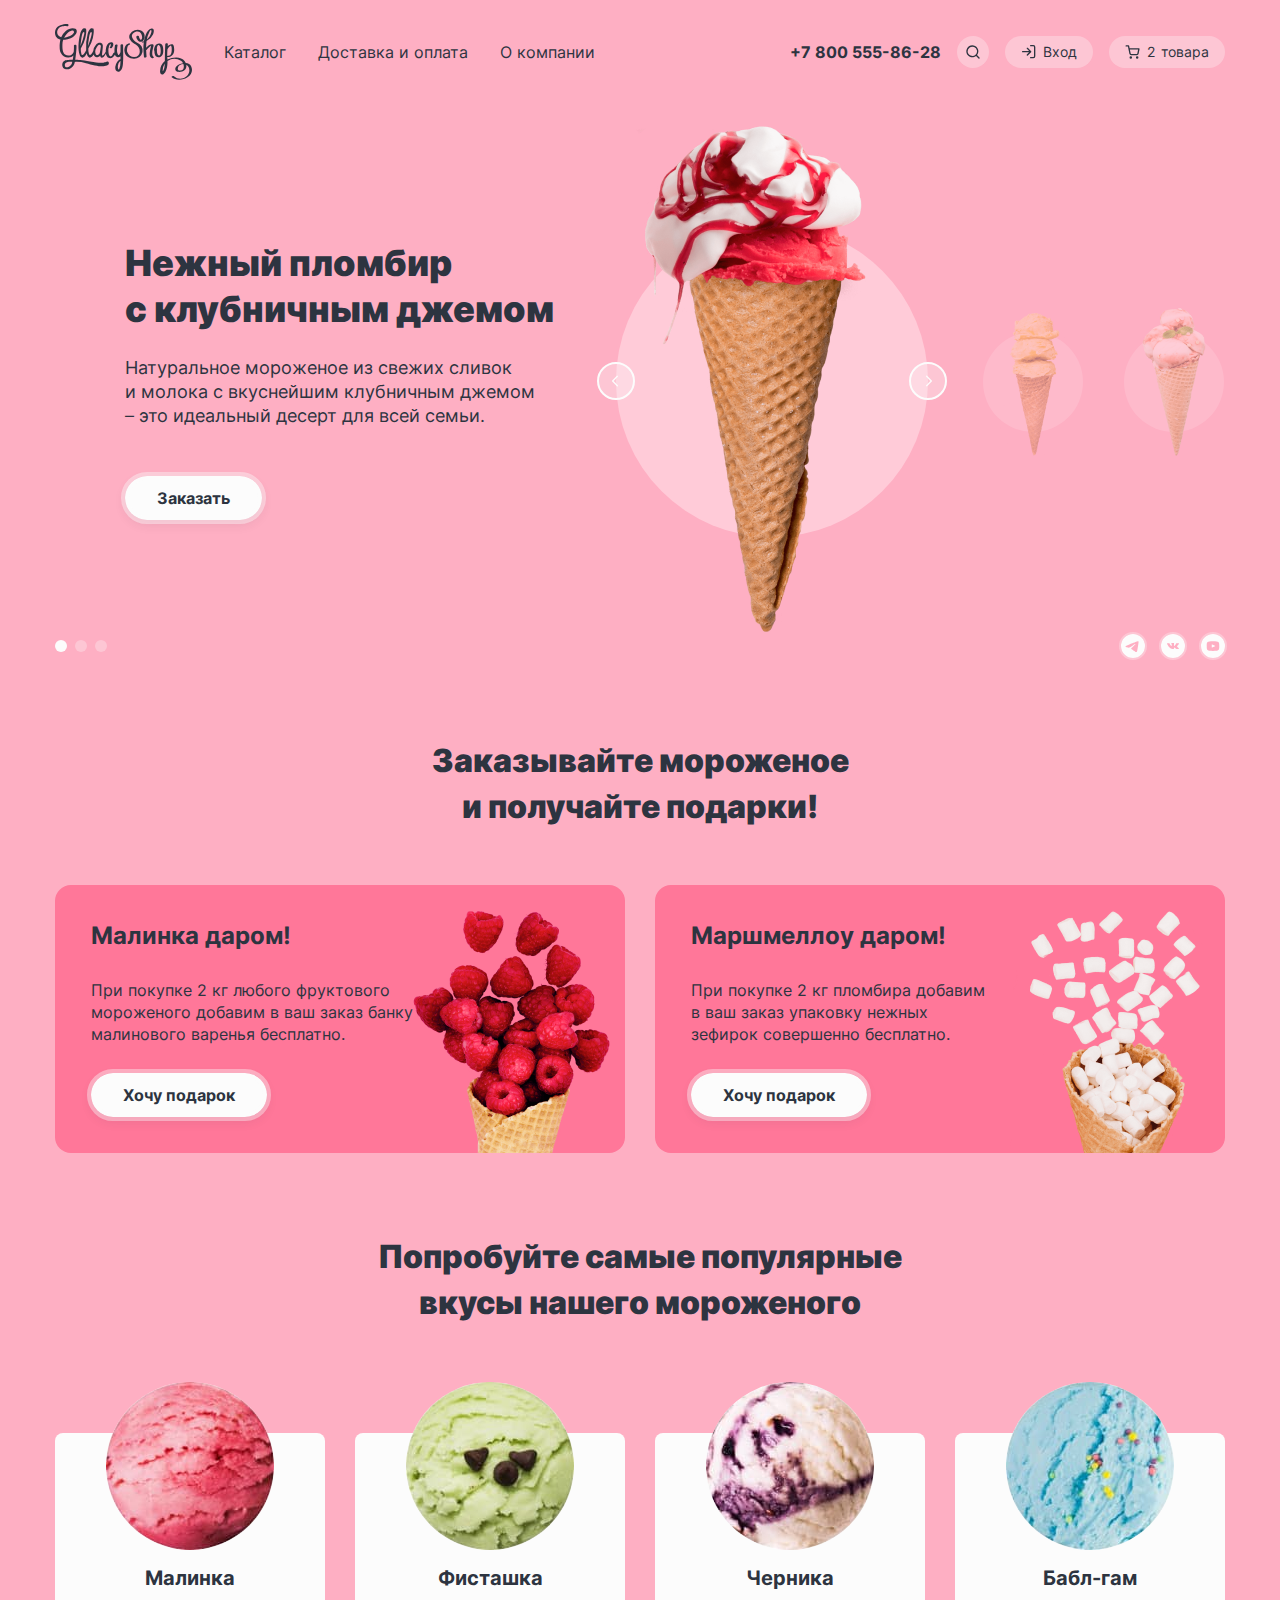
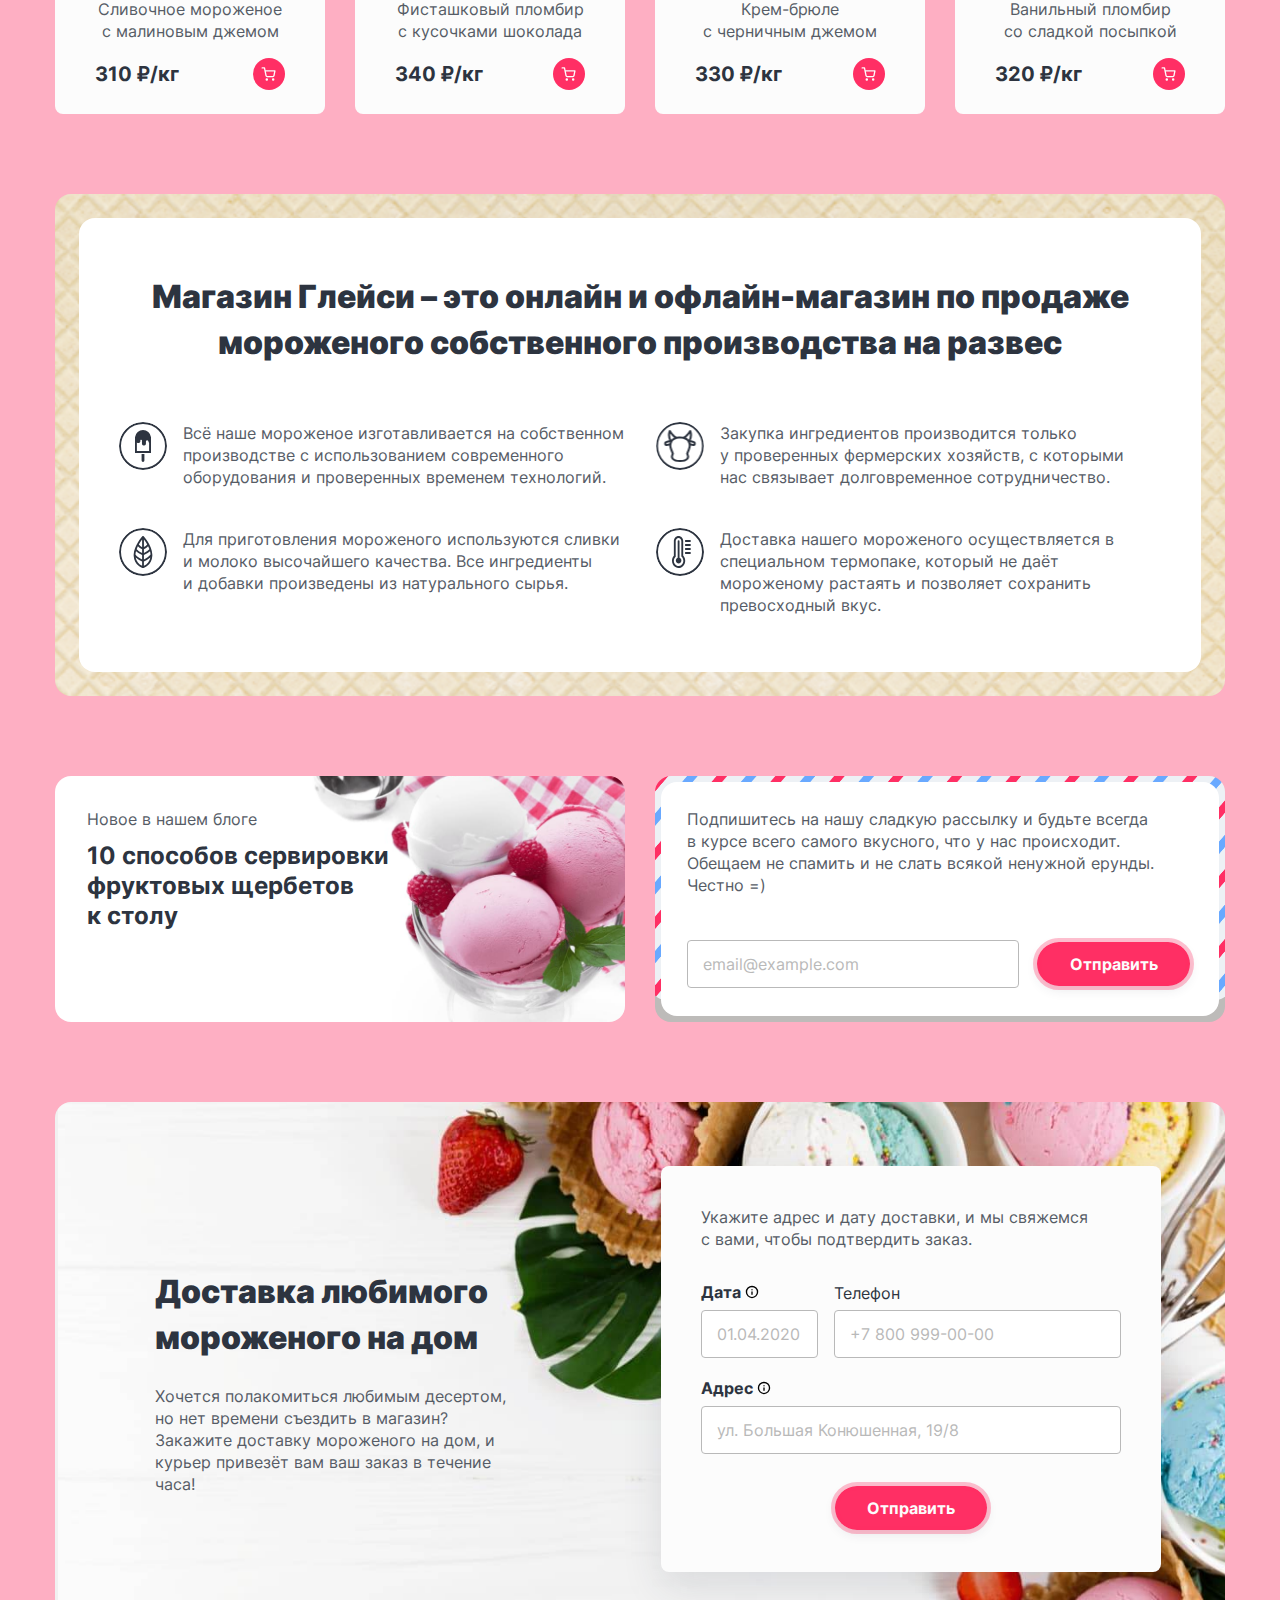
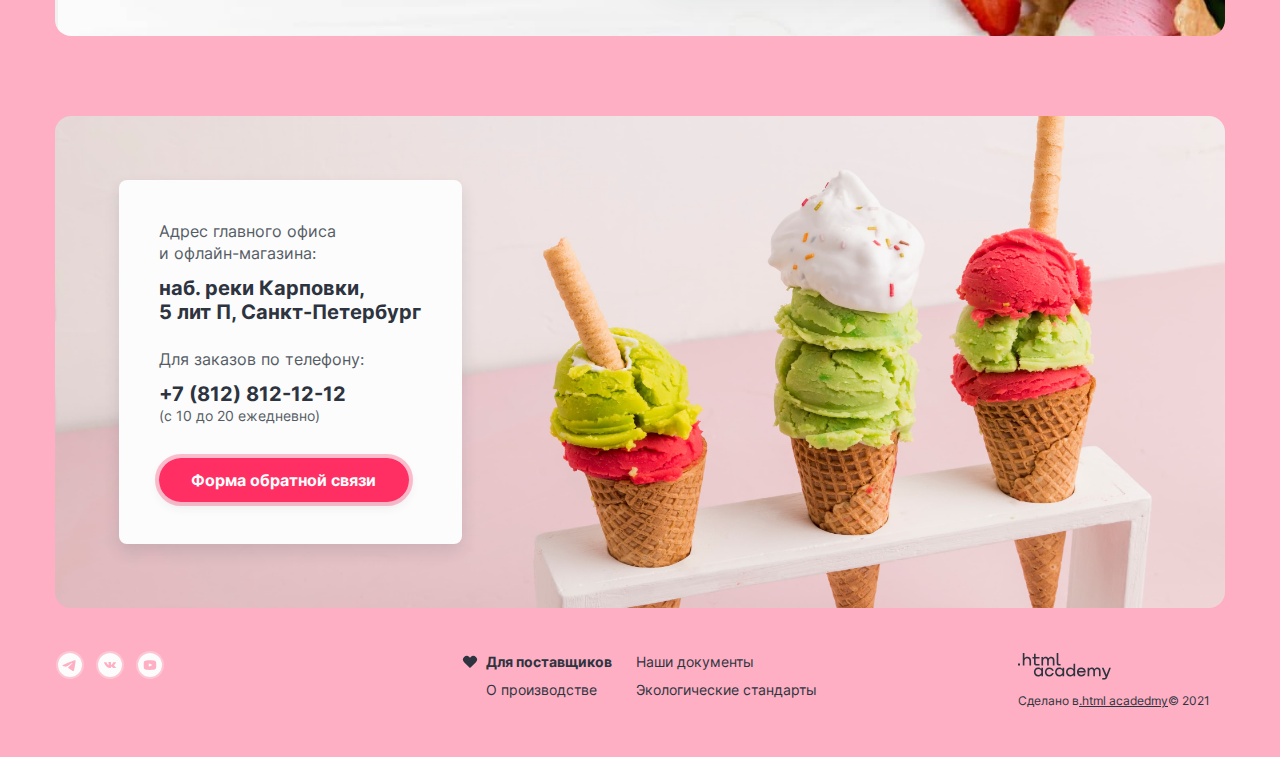
<file: index.html>
<!DOCTYPE html>
<html lang="ru">

  <head>
    <meta charset="utf-8">
    <title>HTML Academy: Глейси</title>
    <link rel="stylesheet" href="styles/style.css">
    <link rel="icon" type="image/png" sizes="32x32" href="images/favicon.png">
  </head>

  <body class="body-color">
    <header class="main-header">
      <div class="container">
        <nav class="navigation">
          <a class="navigation__logo logo">
            <img src="images/svg/logo-header.svg" width="137" height="56" alt="логотип Глейси.">
          </a>
          <ul class="navigation__list">
            <li class="navigation__item popover-item">
              <a class="navigation__link navigation__link--catalog" href="catalog.html">Каталог</a>
              <div class="navigation__catalog popover">
                <ul class="navigation__catalog-list">
                  <li class="navigation__catalog-item"><a class="navigation__catalog-link navigation__catalog-link--new"
                      href="#">Новинки</a></li>
                  <li class="navigation__catalog-item"><a class="navigation__catalog-link" href="#">Сливочное</a></li>
                  <li class="navigation__catalog-item"><a class="navigation__catalog-link" href="#">Щербеты</a></li>
                  <li class="navigation__catalog-item"><a class="navigation__catalog-link" href="#">Фруктовый лед</a>
                  </li>
                  <li class="navigation__catalog-item"><a class="navigation__catalog-link" href="#">Мелорин</a></li>
                </ul>
              </div>
            </li>
            <li class="navigation__item">
              <a class="navigation__link" href="#">Доставка и оплата</a>
            </li>
            <li class="navigation__item"><a class="navigation__link" href="#">О компании</a></li>
          </ul>
          <ul class="navigation__user-list user">
            <li class="user__item">
              <a class="user__link user__link--phone" href="tel:+78005558628">+7 800 555-86-28</a>
            </li>
            <li class="user__item popover-item">
              <a class="user__link user__link--search" href="#"><span class="visually-hidden">форма
                  поиска.</span>
                <svg aria-hidden="true" focusable="false" fill="currentColor" width="16" height="16" viewBox="0 0 16 16"
                  xmlns="http://www.w3.org/2000/svg">
                  <path fill-rule="evenodd" clip-rule="evenodd"
                    d="M2.663 7.33a4.667 4.667 0 1 1 8.028 3.238.683.683 0 0 0-.123.123A4.667 4.667 0 0 1 2.664 7.33Zm8.412 4.688a6 6 0 1 1 .943-.943l2.45 2.45a.667.667 0 1 1-.943.943l-2.45-2.45Z" />
                </svg></a>
              <form class="popover form-search" action="https://echo.htmlacademy.ru/" method="GET">
                <label class="visually-hidden" for="form-search__input">Поиск по сайту.</label>
                <input class="input form-search__input" id="form-search__input" name="search-text" type="text"
                  placeholder="Поиск по сайту" autofocus>
                <button class="btn-del form-search__btn-reset btn-del--hide" type="button"><span
                    class="visually-hidden">очистить
                    поле
                    ввода.</span>
                  <svg aria-hidden="true" focusable="false" fill="currentColor" width="10" height="10"
                    viewBox="0 0 10 10" xmlns="http://www.w3.org/2000/svg">
                    <path fill-rule="evenodd" clip-rule="evenodd"
                      d="M9.803 1.138A.667.667 0 1 0 8.86.195L5 4.056 1.137.196a.667.667 0 1 0-.943.942L4.056 5 .196 8.86a.667.667 0 0 0 .942.943L5 5.942 8.86 9.803a.667.667 0 1 0 .943-.943L5.942 5l3.861-3.862Z" />
                  </svg></button>
              </form>
            </li>
            <li class="user__item popover-item">
              <a class="user__link user__link--login" href="#">
                <svg aria-hidden="true" focusable="false" fill="currentColor" width="16" height="16" viewBox="0 0 16 16"
                  xmlns="http://www.w3.org/2000/svg">
                  <path fill-rule="evenodd" clip-rule="evenodd"
                    d="M9 1.667C9 1.298 9.298 1 9.667 1h2.666a2 2 0 0 1 2 2v9.333a2 2 0 0 1-2 2H9.667a.667.667 0 1 1 0-1.333h2.666a.666.666 0 0 0 .667-.667V3a.666.666 0 0 0-.667-.667H9.667A.667.667 0 0 1 9 1.667ZM5.862 3.862c.26-.26.682-.26.943 0l3.329 3.329a.69.69 0 0 1 .129.177.664.664 0 0 1-.13.775L6.806 11.47a.667.667 0 1 1-.943-.942l2.195-2.196h-6.39a.667.667 0 1 1 0-1.333h6.39L5.862 4.805a.667.667 0 0 1 0-.943Z" />
                </svg>Вход</a>
              <div class="popover">
                <form class="form-login" action="https://echo.htmlacademy.ru/" method="GET">
                  <h3 class="form-login__title subtitle">Личный кабинет</h3>
                  <p class="form-login__row">
                    <label for="form-login__input--mail" class="form-login__label visually-hidden">Поле ввода
                      электронной
                      почты.</label>
                    <input class="input  form-login__input form-login__input--mail" id="form-login__input--mail"
                      type="email" name="email" placeholder="email@example.com">
                  </p>
                  <p class="form-login__row">
                    <label for="form-login__input--password" class="form-login__label visually-hidden">Поле ввода
                      пароля.</label>
                    <input class="input  form-login__input form-login__input--password" id="form-login__input--password"
                      name="password" type="password">
                  </p>
                  <div class="form-login__wrapper">
                    <button class="form-login__btn button btn" type="submit">Войти</button>
                    <span class="form-login__wrap form-login__wrap--forgot-password">
                      <a class="form-login__link form-login__forgot-password" href="#">Забыли пароль?</a>
                    </span>
                    <span class="form-login__wrap form-login__wrap--sign-in">
                      <a class="form-login__link form-login__sign-in" href="#">Регистрация</a>
                    </span>
                  </div>
                </form>
              </div>
            </li>
            <li class="user__item popover-item">
              <a class="user__link user__link--cart" href="#">
                <span class="visually-hidden">Корзина товаров.</span>
                <svg aria-hidden="true" focusable="false" fill="currentColor" width="16" height="16" viewBox="0 0 16 16"
                  xmlns="http://www.w3.org/2000/svg">
                  <path fill-rule="evenodd" clip-rule="evenodd"
                    d="M1.167 1.25a.667.667 0 0 0 0 1.333h1.77l.468 2.336a.664.664 0 0 0 .011.053l.967 4.833a1.825 1.825 0 0 0 1.819 1.47h5.62a1.826 1.826 0 0 0 1.819-1.47l.001-.005.927-4.861a.667.667 0 0 0-.655-.792H4.611l-.473-2.361a.667.667 0 0 0-.654-.536H1.167ZM5.69 9.544 4.878 5.48h8.23l-.775 4.067a.492.492 0 0 1-.492.395H6.183a.492.492 0 0 1-.492-.397Zm-1.134 3.961a1.246 1.246 0 1 1 2.492 0 1.246 1.246 0 0 1-2.492 0Zm6.374 0a1.246 1.246 0 1 1 2.491 0 1.246 1.246 0 0 1-2.491 0Z" />
                </svg>
                <span class="user__cart-count">2</span>
                <span class="user__cart-small">товара</span>
              </a>
              <div class="cart popover">
                <p class="cart__empty-text subtitle">Ваша корзина пока пуста</p>
                <form class="cart__form" action="https://echo.htmlacademy.ru/" method="GET">
                  <h3 class="cart__title subtitle">Корзина</h3>
                  <ul class="cart__list">
                    <li class="cart__item">
                      <img class="cart__item-img" width="46" height="46" src="images/goods/raspberry.jpg"
                        alt="Малинка.">
                      <div class="cart__item-content">
                        <h4 class="cart__item-title">Малинка</h4>
                        <p class="cart__item-descr">1 кг х 310 ₽</p>
                      </div>
                      <span class="cart__item-price">310 ₽</span>
                      <button class="cart__item-del btn-del" type="button"><span class="visually-hidden">удалить
                          товар.</span>
                        <svg aria-hidden="true" focusable="false" fill="currentColor" width="10" height="10"
                          viewBox="0 0 10 10" xmlns="http://www.w3.org/2000/svg">
                          <path fill-rule="evenodd" clip-rule="evenodd"
                            d="M9.803 1.138A.667.667 0 1 0 8.86.195L5 4.056 1.137.196a.667.667 0 1 0-.943.942L4.056 5 .196 8.86a.667.667 0 0 0 .942.943L5 5.942 8.86 9.803a.667.667 0 1 0 .943-.943L5.942 5l3.861-3.862Z" />
                        </svg></button>
                    </li>
                    <li class="cart__item">
                      <img class="cart__item-img" width="46" height="46" src="images/goods/bublegam.jpg"
                        alt="Бабл-гам.">
                      <div class="cart__item-content">
                        <h4 class="cart__item-title">Бабл-гам</h4>
                        <p class="cart__item-descr">1,5 кг х 320 ₽</p>
                      </div>
                      <span class="cart__item-price">480 ₽</span>
                      <button class="cart__item-del btn-del" type="button"><span class="visually-hidden">удалить
                          товар.</span>
                        <svg aria-hidden="true" focusable="false" fill="currentColor" width="10" height="10"
                          viewBox="0 0 10 10" xmlns="http://www.w3.org/2000/svg">
                          <path fill-rule="evenodd" clip-rule="evenodd"
                            d="M9.803 1.138A.667.667 0 1 0 8.86.195L5 4.056 1.137.196a.667.667 0 1 0-.943.942L4.056 5 .196 8.86a.667.667 0 0 0 .942.943L5 5.942 8.86 9.803a.667.667 0 1 0 .943-.943L5.942 5l3.861-3.862Z" />
                        </svg></button>
                    </li>
                  </ul>
                  <div class="cart__row">
                    <button class="cart__btn button btn" type="submit">Оформить заказ</button>
                    <span class="cart__sum-text">Итого: <span class="cart__sum-coast">790 ₽</span></span>
                  </div>
                </form>
              </div>
            </li>
          </ul>
        </nav>
      </div>
    </header>
    <main class="main-index main-container">
      <div class="container">
        <h1 class="visually-hidden">Магазин Глейси.</h1>
        <section class="slider section">
          <h2 class="slider__title visually-hidden">Слайдер.</h2>
          <ul class="slider__list">
            <li class="slider__item slider__item--active slide">
              <div class="slide__col">
                <h3 class="slide__title">Нежный пломбир <br>с клубничным джемом</h3>
                <p class="slide__descr">Натуральное мороженое из свежих сливок <br>и молока с вкуснейшим клубничным
                  джемом <br>– это идеальный десерт для всей семьи.</p>
                <a class="slide__link button link" href="catalog.html">Заказать</a>
              </div>
              <div class="slide__col">
                <img class="slide__img" src="images/slide-strawberry.png" width="306" height="507" alt="Нежный пломбир
                с клубничным джемом.">
              </div>
            </li>
            <li class="slider__item slide">
              <div class="slide__col">
                <h3 class="slide__title">Сливочное мороженое со вкусом банана</h3>
                <p class="slide__descr">Сливочное мороженое с ярким банановым вкусом подарит вам свежесть и
                  наслаждение даже в самый жаркий летний день.</p>
                <a class="slide__link link" href="catalog.html">Заказать</a>
              </div>
              <div class="slide__col">
                <img class="slide__img" src="images/slide-banan.png" width="306" height="507"
                  alt="Сливочное мороженое со вкусом банана.">
              </div>
            </li>
            <li class="slider__item slide">
              <div class="slide__col">
                <h3 class="slide__title">Карамельный пломбир с маршмеллоу</h3>
                <p class="slide__descr">Необычный сладкий десерт с карамельным топпингом и кусочками зефира завоюет
                  сердца сладкоежек всех возрастов.</p>
                <a class="slide__link link" href="catalog.html">Заказать</a>
              </div>
              <div class="slide__col">
                <img class="slide__img" src="images/slide-marshmello.png" width="306" height="507"
                  alt="Карамельный пломбир с маршмеллоу.">
              </div>
            </li>
          </ul>
          <div class="slider__thumb">
            <ul class="slider__thumb-list">
              <li class="slider__thumb-item"><img class="slider__thumb-img" width="66" height="150"
                  src="images/slide-banan.png" alt="Сливочное мороженое со вкусом банана.">
              </li>
              <li class="slider__thumb-item"><img class="slider__thumb-img" width="66" height="150"
                  src="images/slide-marshmello.png" alt="Карамельный пломбир
            с маршмеллоу."></li>
            </ul>
          </div>
          <div class="slider__pagination">
            <button class="slider__btn slider__btn--prev" type="button">
              <span class="visually-hidden">предыдущий слайд.</span>
              <svg aria-hidden="true" focusable="false" fill="currentColor" width="16" height="16" viewBox="0 0 16 16"
                xmlns="http://www.w3.org/2000/svg">
                <path fill-rule="evenodd" clip-rule="evenodd"
                  d="M7.135 2.865a.665.665 0 1 0-.94.94l4.201 4.201-4.201 4.202a.665.665 0 0 0 .94.94l4.669-4.669.003-.002c.26-.26.26-.681 0-.94L7.135 2.864Z" />
              </svg>
            </button>
            <button class="slider__btn slider__btn--next" type="button">
              <span class="visually-hidden">следующий слайд.</span>
              <svg aria-hidden="true" focusable="false" fill="currentColor" width="16" height="16" viewBox="0 0 16 16"
                xmlns="http://www.w3.org/2000/svg">
                <path fill-rule="evenodd" clip-rule="evenodd"
                  d="M7.135 2.865a.665.665 0 1 0-.94.94l4.201 4.201-4.201 4.202a.665.665 0 0 0 .94.94l4.669-4.669.003-.002c.26-.26.26-.681 0-.94L7.135 2.864Z" />
              </svg>
            </button>
          </div>
          <div class="slider__navigation">
            <div class="slider__indicator slide-indicator">
              <h3 class="visually-hidden">Индикаторы слайдов.</h3>
              <ol class="slide-indicator__list">
                <li class="slide-indicator__item">
                  <button class="slide-indicator__btn slide-indicator__btn--current" type="button"><span
                      class="visually-hidden">слайд
                      №1.</span></button>
                </li>
                <li class="slide-indicator__item">
                  <button class="slide-indicator__btn" type="button"><span class="visually-hidden">слайд
                      №2.</span></button>
                </li>
                <li class="slide-indicator__item">
                  <button class="slide-indicator__btn" type="button"><span class="visually-hidden">слайд
                      №3.</span></button>
                </li>
              </ol>
            </div>
            <div class="slider__social social">
              <ul class="social__list">
                <li class="social__item">
                  <a class="social__link" href="https://t.me/htmlacademy">
                    <span class="visually-hidden">Мы в телеграмм.</span>
                    <svg aria-hidden="true" focusable="false" fill="currentColor" width="16" height="16"
                      viewBox="0 0 16 16" xmlns="http://www.w3.org/2000/svg">
                      <path fill-rule="evenodd" clip-rule="evenodd"
                        d="M16 8A8 8 0 1 1 0 8a8 8 0 0 1 16 0ZM8.287 5.906c-.778.323-2.334.993-4.666 2.01-.378.15-.577.297-.595.441-.03.244.275.34.69.47l.175.056c.408.133.958.288 1.243.294.26.006.549-.101.868-.32 2.179-1.471 3.303-2.214 3.374-2.23.05-.012.12-.026.166.016.047.041.042.12.037.141-.03.129-1.226 1.241-1.846 1.817a18.84 18.84 0 0 0-.546.522c-.38.366-.664.64.016 1.088.326.216.588.394.848.571.285.194.569.387.937.629.093.061.183.124.27.186.331.237.63.449.997.416.214-.02.435-.221.547-.82.265-1.418.786-4.487.907-5.752a1.41 1.41 0 0 0-.014-.315.337.337 0 0 0-.114-.217.522.522 0 0 0-.31-.093c-.301.005-.762.166-2.984 1.09Z" />
                    </svg></a>
                </li>
                <li class="social__item">
                  <a class="social__link" href="https://vk.com/htmlacademy">
                    <span class="visually-hidden">Мы в вконтакте.</span>
                    <svg aria-hidden="true" focusable="false" fill="currentColor" width="16" height="16"
                      viewBox="0 0 16 16" xmlns="http://www.w3.org/2000/svg">
                      <path fill-rule="evenodd" clip-rule="evenodd"
                        d="M16 8A8 8 0 1 1 0 8a8 8 0 0 1 16 0ZM8.392 9.983h-.478s-1.055.056-1.984-.792c-1.013-.925-1.908-2.76-1.908-2.76s-.052-.12.004-.178c.063-.066.235-.07.235-.07l1.143-.006s.108.016.185.065c.063.041.099.118.099.118s.185.41.43.78c.477.723.7.881.861.803.237-.112.166-1.022.166-1.022s.004-.33-.12-.477c-.095-.114-.275-.147-.354-.156-.065-.008.041-.139.178-.198.206-.088.569-.093.998-.09.334.004.43.022.561.05.304.064.294.27.274.714a9.697 9.697 0 0 0-.013.464l-.003.126c-.007.228-.015.488.156.585.087.05.301.007.837-.79.254-.378.444-.822.444-.822s.042-.08.107-.113c.066-.035.155-.024.155-.024l1.203-.007s.361-.038.42.105c.061.15-.135.5-.627 1.075-.463.541-.69.743-.672.92.013.13.16.247.445.48.592.481.75.734.788.794a.326.326 0 0 0 .007.01c.265.386-.294.416-.294.416l-1.069.013s-.23.04-.531-.142c-.158-.095-.313-.25-.46-.398-.225-.226-.433-.435-.61-.386-.298.083-.289.646-.289.646s.002.12-.066.184c-.073.07-.218.083-.218.083Z" />
                    </svg></a>
                </li>
                <li class="social__item">
                  <a class="social__link" href="https://www.youtube.com/user/htmlacademyru">
                    <span class="visually-hidden">Мы на Ютуб.</span>
                    <svg aria-hidden="true" focusable="false" fill="currentColor" width="16" height="16"
                      viewBox="0 0 16 16" xmlns="http://www.w3.org/2000/svg">
                      <path
                        d="m9.336 7.86-1.872-.873c-.163-.075-.297.01-.297.19v1.646c0 .18.134.265.297.19l1.871-.874c.164-.076.164-.201 0-.278ZM8 0a8 8 0 1 0 0 16A8 8 0 0 0 8 0Zm0 11.25c-4.095 0-4.167-.37-4.167-3.25S3.905 4.75 8 4.75s4.167.37 4.167 3.25-.072 3.25-4.167 3.25Z" />
                    </svg></a>
                </li>
              </ul>
            </div>
          </div>
        </section>
        <section class="actions section">
          <h2 class="section__title visually-hidden">Акции.</h2>
          <b class="actions__slogan title">Заказывайте мороженое и получайте подарки!</b>
          <ul class="actions__list">
            <li class="actions__item">
              <h3 class="actions__item-title subtitle">Малинка даром!</h3>
              <p class="actions__descr">При покупке 2 кг любого фруктового мороженого добавим в ваш заказ банку
                малинового
                варенья бесплатно.</p>
              <a class="actions__link button link" href="catalog.html">Хочу подарок</a>
            </li>
            <li class="actions__item">
              <h3 class="actions__item-title subtitle">Маршмеллоу даром!</h3>
              <p class="actions__descr">При покупке 2 кг пломбира добавим<br> в ваш заказ упаковку нежных<br> зефирок
                совершенно
                бесплатно.</p>
              <a class="actions__link button link" href="catalog.html">Хочу подарок</a>
            </li>
          </ul>
        </section>
        <section class="popular section">
          <h2 class="popular__title visually-hidden">Популярные товары.</h2>
          <b class="popular__slogan title">Попробуйте самые популярные вкусы нашего мороженого</b>
          <ul class="popular__list cards">
            <li class="popular__item cards__item">
              <a class="cards__item-img-link" href="#">
                <img class="cards__item-img" src="images/goods/raspberry.jpg" width="168" height="168"
                  alt="Сливочное мороженое с малиновым джемом.">
              </a>
              <div class="cards__item-content">
                <a class="cards__item-title-link" href="#">
                  <h3 class="cards__item-title">Малинка</h3>
                </a>
                <p class="cards__item-descr">Сливочное мороженое с малиновым джемом</p>
                <div class="cards__item-row">
                  <b class="cards__item-price">310 ₽/кг</b><a class="cards__item-btn" href="#"><span
                      class="visually-hidden">добавить в
                      корзину.</span>
                    <svg aria-hidden="true" focusable="false" fill="currentColor" width="16" height="16"
                      viewBox="0 0 16 16" xmlns="http://www.w3.org/2000/svg">
                      <path fill-rule="evenodd" clip-rule="evenodd"
                        d="M1.167 1.25a.667.667 0 0 0 0 1.333h1.77l.468 2.336a.664.664 0 0 0 .011.053l.967 4.833a1.825 1.825 0 0 0 1.819 1.47h5.62a1.826 1.826 0 0 0 1.819-1.47l.001-.005.927-4.861a.667.667 0 0 0-.655-.792H4.611l-.473-2.361a.667.667 0 0 0-.654-.536H1.167ZM5.69 9.544 4.878 5.48h8.23l-.775 4.067a.492.492 0 0 1-.492.395H6.183a.492.492 0 0 1-.492-.397Zm-1.134 3.961a1.246 1.246 0 1 1 2.492 0 1.246 1.246 0 0 1-2.492 0Zm6.374 0a1.246 1.246 0 1 1 2.491 0 1.246 1.246 0 0 1-2.491 0Z" />
                    </svg></a>
                </div>
              </div>
            </li>
            <li class="popular__item cards__item">
              <a class="cards__item-img-link" href="#">
                <img class="cards__item-img" src="images/goods/pistachio.jpg" width="168" height="168"
                  alt="Фисташковый пломбир с кусочками шоколада.">
              </a>
              <div class="cards__item-content">
                <a class="cards__item-title-link" href="#">
                  <h3 class="cards__item-title">Фисташка</h3>
                </a>
                <p class="cards__item-descr">Фисташковый пломбир с кусочками шоколада</p>
                <div class="cards__item-row">
                  <b class="cards__item-price">340 ₽/кг</b><a class="cards__item-btn" href="#"><span
                      class="visually-hidden">добавить в
                      корзину.</span><svg aria-hidden="true" focusable="false" fill="currentColor" width="16"
                      height="16" viewBox="0 0 16 16" xmlns="http://www.w3.org/2000/svg">
                      <path fill-rule="evenodd" clip-rule="evenodd"
                        d="M1.167 1.25a.667.667 0 0 0 0 1.333h1.77l.468 2.336a.664.664 0 0 0 .011.053l.967 4.833a1.825 1.825 0 0 0 1.819 1.47h5.62a1.826 1.826 0 0 0 1.819-1.47l.001-.005.927-4.861a.667.667 0 0 0-.655-.792H4.611l-.473-2.361a.667.667 0 0 0-.654-.536H1.167ZM5.69 9.544 4.878 5.48h8.23l-.775 4.067a.492.492 0 0 1-.492.395H6.183a.492.492 0 0 1-.492-.397Zm-1.134 3.961a1.246 1.246 0 1 1 2.492 0 1.246 1.246 0 0 1-2.492 0Zm6.374 0a1.246 1.246 0 1 1 2.491 0 1.246 1.246 0 0 1-2.491 0Z" />
                    </svg></a>
                </div>
              </div>
            </li>
            <li class="popular__item cards__item">
              <a class="cards__item-img-link" href="#">
                <img class="cards__item-img" src="images/goods/blueberry.jpg" width="168" height="168"
                  alt="Крем-брюле с черничным джемом.">
              </a>
              <div class="cards__item-content">
                <a class="cards__item-title-link" href="#">
                  <h3 class="cards__item-title">Черника</h3>
                </a>
                <p class="cards__item-descr">Крем-брюле<br> с черничным джемом</p>
                <div class="cards__item-row">
                  <b class="cards__item-price">330 ₽/кг</b><a class="cards__item-btn" href="#"><span
                      class="visually-hidden">добавить в
                      корзину.</span><svg aria-hidden="true" focusable="false" fill="currentColor" width="16"
                      height="16" viewBox="0 0 16 16" xmlns="http://www.w3.org/2000/svg">
                      <path fill-rule="evenodd" clip-rule="evenodd"
                        d="M1.167 1.25a.667.667 0 0 0 0 1.333h1.77l.468 2.336a.664.664 0 0 0 .011.053l.967 4.833a1.825 1.825 0 0 0 1.819 1.47h5.62a1.826 1.826 0 0 0 1.819-1.47l.001-.005.927-4.861a.667.667 0 0 0-.655-.792H4.611l-.473-2.361a.667.667 0 0 0-.654-.536H1.167ZM5.69 9.544 4.878 5.48h8.23l-.775 4.067a.492.492 0 0 1-.492.395H6.183a.492.492 0 0 1-.492-.397Zm-1.134 3.961a1.246 1.246 0 1 1 2.492 0 1.246 1.246 0 0 1-2.492 0Zm6.374 0a1.246 1.246 0 1 1 2.491 0 1.246 1.246 0 0 1-2.491 0Z" />
                    </svg></a>
                </div>
              </div>
            </li>
            <li class="popular__item cards__item">
              <a class="cards__item-img-link" href="#">
                <img class="cards__item-img" src="images/goods/bublegam.jpg" width="168" height="168"
                  alt="Ванильный пломбир со сладкой посыпкой.">
              </a>
              <div class="cards__item-content">
                <a class="cards__item-title-link" href="#">
                  <h3 class="cards__item-title">Бабл-гам</h3>
                </a>
                <p class="cards__item-descr">Ванильный пломбир<br>
                  со сладкой посыпкой</p>
                <div class="cards__item-row">
                  <b class="cards__item-price">320 ₽/кг</b><a class="cards__item-btn" href="#"><span
                      class="visually-hidden">добавить в
                      корзину.</span><svg aria-hidden="true" focusable="false" fill="currentColor" width="16"
                      height="16" viewBox="0 0 16 16" xmlns="http://www.w3.org/2000/svg">
                      <path fill-rule="evenodd" clip-rule="evenodd"
                        d="M1.167 1.25a.667.667 0 0 0 0 1.333h1.77l.468 2.336a.664.664 0 0 0 .011.053l.967 4.833a1.825 1.825 0 0 0 1.819 1.47h5.62a1.826 1.826 0 0 0 1.819-1.47l.001-.005.927-4.861a.667.667 0 0 0-.655-.792H4.611l-.473-2.361a.667.667 0 0 0-.654-.536H1.167ZM5.69 9.544 4.878 5.48h8.23l-.775 4.067a.492.492 0 0 1-.492.395H6.183a.492.492 0 0 1-.492-.397Zm-1.134 3.961a1.246 1.246 0 1 1 2.492 0 1.246 1.246 0 0 1-2.492 0Zm6.374 0a1.246 1.246 0 1 1 2.491 0 1.246 1.246 0 0 1-2.491 0Z" />
                    </svg></a>
                </div>
              </div>
            </li>
          </ul>
        </section>
        <section class="advantages section">
          <div class="wrapper">
            <h2 class="visually-hidden">Наши преимущества.</h2>
            <b class="advantages__title title">Магазин Глейси – это онлайн и офлайн-магазин по продаже мороженого
              собственного производства на развес</b>
            <ul class="advantages__list">
              <li class="advantages__item advantages__item--ice-cream">Всё наше мороженое изготавливается на собственном
                производстве с использованием современного оборудования и проверенных временем технологий.</li>
              <li class="advantages__item advantages__item--leaf">Для приготовления мороженого используются сливки и
                молоко высочайшего качества. Все ингредиенты <br>и добавки произведены из натурального сырья.</li>
              <li class="advantages__item advantages__item--cow">Закупка ингредиентов производится только<br> у
                проверенных фермерских хозяйств, с которыми<br> нас связывает долговременное сотрудничество.</li>
              <li class="advantages__item advantages__item--thermometer">Доставка нашего мороженого осуществляется в
                специальном термопаке, который не даёт мороженому растаять и позволяет сохранить превосходный вкус.</li>
            </ul>
          </div>
        </section>
        <div class="main-index__wrapper section">
          <article class="main-index__blog blog">
            <a class="blog__link" href="#" aria-label="наш блог">
              <h3 class="blog__title subtitle">10 способов сервировки фруктовых щербетов к&nbsp;столу</h3>
            </a>
            <span class="blog__text">Новое в нашем блоге</span>
          </article>
          <div class="main-index__subscribe-form">
            <div class="wrapper">
              <form class="subscribe-form" action="https://echo.htmlacademy.ru/" method="post">
                <p class="subscribe-form__text">Подпишитесь на нашу сладкую рассылку и будьте всегда в&nbsp;курсе всего
                  самого вкусного, что у нас происходит. Обещаем не спамить и не слать всякой ненужной ерунды. Честно =)
                </p>
                <label class="subscribe-form__label visually-hidden" for="subscribe-form__input">поле ввода электронной
                  почты.</label>
                <input class="subscribe-form__input input" type="email" id="subscribe-form__input"
                  placeholder="email@example.com" name="subscribe-email"><button class="subscribe-form__btn button btn"
                  type="submit">Отправить</button>
              </form>
            </div>
          </div>
        </div>
        <section class="delivery section">
          <div class="delivery__text-wrapper">
            <h2 class="delivery__title title">Доставка любимого мороженого на дом</h2>
            <p class="delivery__descr">Хочется полакомиться любимым десертом,<br>но нет времени съездить в магазин?
              Закажите
              доставку мороженого на дом, и курьер
              привезёт вам ваш заказ в течение часа!</p>
          </div>
          <div class="delivery__form-wrapper">
            <p class="delivery__form-text">Укажите адрес и дату доставки, и мы свяжемся<br> с вами, чтобы подтвердить
              заказ.
            </p>
            <form class="delivery__form delivery-form" action="https://echo.htmlacademy.ru/" method="post">
              <p class="delivery-form__col delivery-form__col--date">
                <span class="delivery-form__label-content">
                  <label class="delivery-form__label delivery-form__label--date" for="date">Дата</label>
                  <span class="tooltip">
                    <button class="tooltip__btn" type="button" aria-labelledby="tooltip-label-date">
                      <svg aria-hidden="true" focusable="false" fill="currentColor" width="14" height="14"
                        viewBox="0 0 14 14" xmlns="http://www.w3.org/2000/svg">
                        <path fill-rule="evenodd" clip-rule="evenodd"
                          d="M7 2.125a4.875 4.875 0 1 0 0 9.75 4.875 4.875 0 0 0 0-9.75ZM.792 7a6.209 6.209 0 1 1 12.417 0A6.209 6.209 0 0 1 .792 7ZM7 6.333c.368 0 .667.299.667.667v2.217a.667.667 0 0 1-1.334 0V7c0-.368.299-.667.667-.667Zm0-2.216A.667.667 0 0 0 7 5.45h.006a.667.667 0 0 0 0-1.333H7Z" />
                      </svg>
                    </button>
                    <span class="tooltip__text" role="tooltip" id="tooltip-label-date">Введите дату доставки</span>
                  </span>
                </span>
                <input class="delivery-form__input input delivery-form__input--date" id="date" type="text"
                  placeholder="01.04.2020" name="delivery-date">
              </p>
              <p class="delivery-form__col delivery-form__col--phone">
                <label class="delivery-form__label" for="phone">Телефон</label>
                <input class="delivery-form__input input delivery-form__input--phone" id="phone" type="tel"
                  placeholder="+7 800 999-00-00" name="delivery-tel">
              </p>
              <p class="delivery-form__col delivery-form__col--address">
                <span class="delivery-form__label-content  delivery-form__label-content--address">
                  <label class="delivery-form__label" for="address">Адрес</label>
                  <span class="tooltip">
                    <button class="tooltip__btn" type="button" aria-labelledby="tooltip-label-address">
                      <svg aria-hidden="true" focusable="false" fill="currentColor" width="14" height="14"
                        viewBox="0 0 14 14" xmlns="http://www.w3.org/2000/svg">
                        <path fill-rule="evenodd" clip-rule="evenodd"
                          d="M7 2.125a4.875 4.875 0 1 0 0 9.75 4.875 4.875 0 0 0 0-9.75ZM.792 7a6.209 6.209 0 1 1 12.417 0A6.209 6.209 0 0 1 .792 7ZM7 6.333c.368 0 .667.299.667.667v2.217a.667.667 0 0 1-1.334 0V7c0-.368.299-.667.667-.667Zm0-2.216A.667.667 0 0 0 7 5.45h.006a.667.667 0 0 0 0-1.333H7Z" />
                      </svg>
                    </button>
                    <span class="tooltip__text" role="tooltip" id="tooltip-label-address">Введите название улицы, дома и
                      квартиры</span>
                  </span>
                </span>
                <input class="delivery-form__input input delivery-form__input--address" id="address" type="text"
                  placeholder="ул. Большая Конюшенная, 19/8" name="delivery-address">
              </p>
              <button class="delivery-form__btn button btn" type="submit">Отправить</button>
            </form>
          </div>

        </section>
        <section class="contacts">
          <div class="contacts__wrapper">
            <h2 class="contacts__title">Адрес главного офиса<br> и офлайн-магазина:</h2>
            <address class="contacts__wrap">
              <b class="contacts__address">наб. реки Карповки,<br> 5 лит П, Санкт-Петербург</b>
              <p class="contacts__text">Для заказов по телефону:</p>
              <a class="contacts__link contacts__link--tel" href="tel:+78128121212">+7 (812) 812-12-12</a>
              <small class="contacts__small-text">(с 10 до 20 ежедневно)</small>
              <button class="contacts__link contacts__link--form button btn" type="button">Форма обратной связи</button>
            </address>
          </div>
        </section>
      </div>
    </main>
    <footer class="main-footer">
      <div class="container">
        <div class="main-footer__social social">
          <ul class="social__list">
            <li class="social__item">
              <a class="social__link" href="https://t.me/htmlacademy">
                <span class="visually-hidden">Мы в телеграмм.</span>
                <svg aria-hidden="true" focusable="false" fill="currentColor" width="16" height="16" viewBox="0 0 16 16"
                  xmlns="http://www.w3.org/2000/svg">
                  <path fill-rule="evenodd" clip-rule="evenodd"
                    d="M16 8A8 8 0 1 1 0 8a8 8 0 0 1 16 0ZM8.287 5.906c-.778.323-2.334.993-4.666 2.01-.378.15-.577.297-.595.441-.03.244.275.34.69.47l.175.056c.408.133.958.288 1.243.294.26.006.549-.101.868-.32 2.179-1.471 3.303-2.214 3.374-2.23.05-.012.12-.026.166.016.047.041.042.12.037.141-.03.129-1.226 1.241-1.846 1.817a18.84 18.84 0 0 0-.546.522c-.38.366-.664.64.016 1.088.326.216.588.394.848.571.285.194.569.387.937.629.093.061.183.124.27.186.331.237.63.449.997.416.214-.02.435-.221.547-.82.265-1.418.786-4.487.907-5.752a1.41 1.41 0 0 0-.014-.315.337.337 0 0 0-.114-.217.522.522 0 0 0-.31-.093c-.301.005-.762.166-2.984 1.09Z" />
                </svg></a>
            </li>
            <li class="social__item">
              <a class="social__link" href="https://vk.com/htmlacademy">
                <span class="visually-hidden">Мы в вконтакте.</span>
                <svg aria-hidden="true" focusable="false" fill="currentColor" width="16" height="16" viewBox="0 0 16 16"
                  xmlns="http://www.w3.org/2000/svg">
                  <path fill-rule="evenodd" clip-rule="evenodd"
                    d="M16 8A8 8 0 1 1 0 8a8 8 0 0 1 16 0ZM8.392 9.983h-.478s-1.055.056-1.984-.792c-1.013-.925-1.908-2.76-1.908-2.76s-.052-.12.004-.178c.063-.066.235-.07.235-.07l1.143-.006s.108.016.185.065c.063.041.099.118.099.118s.185.41.43.78c.477.723.7.881.861.803.237-.112.166-1.022.166-1.022s.004-.33-.12-.477c-.095-.114-.275-.147-.354-.156-.065-.008.041-.139.178-.198.206-.088.569-.093.998-.09.334.004.43.022.561.05.304.064.294.27.274.714a9.697 9.697 0 0 0-.013.464l-.003.126c-.007.228-.015.488.156.585.087.05.301.007.837-.79.254-.378.444-.822.444-.822s.042-.08.107-.113c.066-.035.155-.024.155-.024l1.203-.007s.361-.038.42.105c.061.15-.135.5-.627 1.075-.463.541-.69.743-.672.92.013.13.16.247.445.48.592.481.75.734.788.794a.326.326 0 0 0 .007.01c.265.386-.294.416-.294.416l-1.069.013s-.23.04-.531-.142c-.158-.095-.313-.25-.46-.398-.225-.226-.433-.435-.61-.386-.298.083-.289.646-.289.646s.002.12-.066.184c-.073.07-.218.083-.218.083Z" />
                </svg></a>
            </li>
            <li class="social__item">
              <a class="social__link" href="https://www.youtube.com/user/htmlacademyru">
                <span class="visually-hidden">Мы на Ютуб.</span>
                <svg aria-hidden="true" focusable="false" fill="currentColor" width="16" height="16" viewBox="0 0 16 16"
                  xmlns="http://www.w3.org/2000/svg">
                  <path
                    d="m9.336 7.86-1.872-.873c-.163-.075-.297.01-.297.19v1.646c0 .18.134.265.297.19l1.871-.874c.164-.076.164-.201 0-.278ZM8 0a8 8 0 1 0 0 16A8 8 0 0 0 8 0Zm0 11.25c-4.095 0-4.167-.37-4.167-3.25S3.905 4.75 8 4.75s4.167.37 4.167 3.25-.072 3.25-4.167 3.25Z" />
                </svg></a>
            </li>
          </ul>
        </div>
        <section class="main-footer__info info">
          <h2 class="info__title visually-hidden">Дополнительная информация.</h2>
          <ul class="info__list">
            <li class="info__item info__item--suppliers">
              <a class="info__link info__link--suppliers" href="#">Для
                поставщиков</a>
            </li>
            <li class="info__item">
              <a class="info__link" href="#">Наши документы</a>
            </li>
            <li class="info__item">
              <a class="info__link" href="#">О производстве</a>
            </li>
            <li class="info__item">
              <a class="info__link" href="#">Экологические стандарты</a>
            </li>
          </ul>
        </section>
        <div class="main-footer__copyright copyright">
          <a class="copyright__logo-link" href="https://htmlacademy.ru/"><img src="images/svg/logo-htmlacademy.svg"
              width="93" height="26" alt="логотип htmlacademy."></a>
          <p class="copyright__text"><span>Сделано в </span><a class="copyright__link"
              href="https://htmlacademy.ru/">.html
              acadedmy</a><span> © 2021</span>
          </p>
        </div>
      </div>
    </footer>

    <div class="modal">
      <div class="modal__container">
        <button class="modal__close-btn btn-del" type="button">
          <span class="visually-hidden">Закрыть.</span>
          <svg aria-hidden="true" focusable="false" fill="currentColor" width="12" height="12" viewBox="0 0 10 10"
            xmlns="http://www.w3.org/2000/svg">
            <path fill-rule="evenodd" clip-rule="evenodd"
              d="M9.803 1.138A.667.667 0 1 0 8.86.195L5 4.056 1.137.196a.667.667 0 1 0-.943.942L4.056 5 .196 8.86a.667.667 0 0 0 .942.943L5 5.942 8.86 9.803a.667.667 0 1 0 .943-.943L5.942 5l3.861-3.862Z" />
          </svg>
        </button>
        <h3 class="modal__title subtitle">Мы обязательно ответим вам!</h3>
        <form class="modal__feedback-form" action="https://echo.htmlacademy.ru/" method="GET">
          <p class="modal__feedback-group">
            <label class="modal__feedback-label visually-hidden" for="modal__feedback-name-input">Имя и фамилия.</label>
            <input class="modal__feedback-input input" id="modal__feedback-name-input" type="text"
              placeholder="Имя и фамилия" name="feedback-name">
          </p>
          <p class="modal__feedback-group">
            <label class="modal__feedback-label visually-hidden" for="modal__feedback-email-input">Электронная
              почта.</label>
            <input class="modal__feedback-input input" id="modal__feedback-email-input" type="email"
              placeholder="email@example.com" name="feedback-email">
          </p>
          <p class="modal__feedback-group modal__feedback-group--textarea">
            <label class="modal__feedback-label visually-hidden" for="modal__feedback-text-input">Текст
              сообщения.</label>
            <textarea class="modal__feedback-input modal__feedback-textarea input" id="modal__feedback-text-input"
              placeholder="В свободной форме" name="feedback-text"></textarea>
          </p>
          <button class="modal__feedback-btn button btn" type="submit">Отправить</button>
        </form>
      </div>
    </div>
  </body>

</html>
</file>
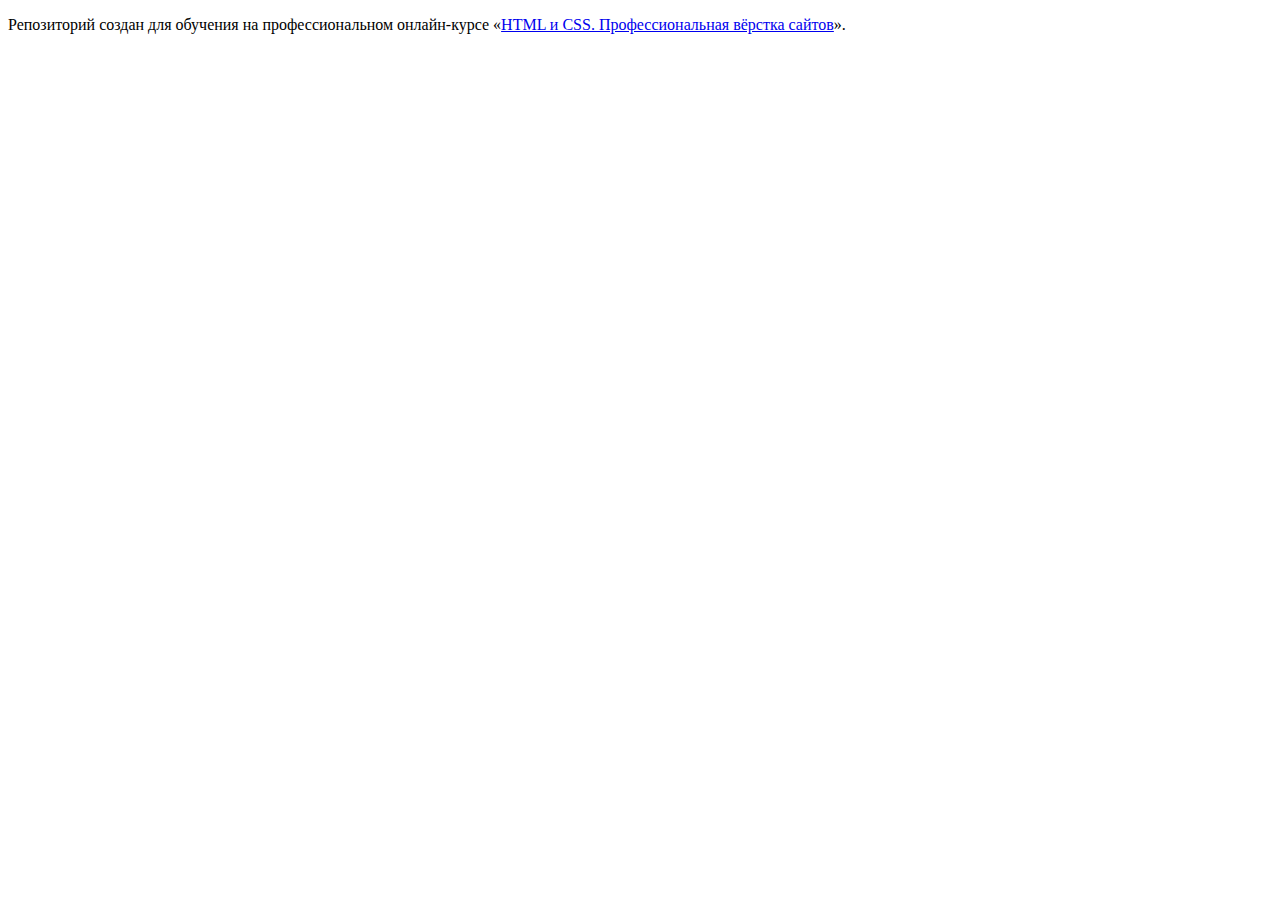
<file: 1/index.html>
<!DOCTYPE html>
<html lang="ru">
  <head>
    <meta charset="utf-8">
    <title>HTML Academy: Глейси</title>
    <base href="https://htmlacademy-htmlcss.github.io/574925-gllacy-34/1/">
</head>
  <body>

    <p>Репозиторий создан для обучения на профессиональном онлайн‑курсе «<a href="https://htmlacademy.ru/intensive/htmlcss">HTML и CSS. Профессиональная вёрстка сайтов</a>».</p>

  </body>
</html>
</file>
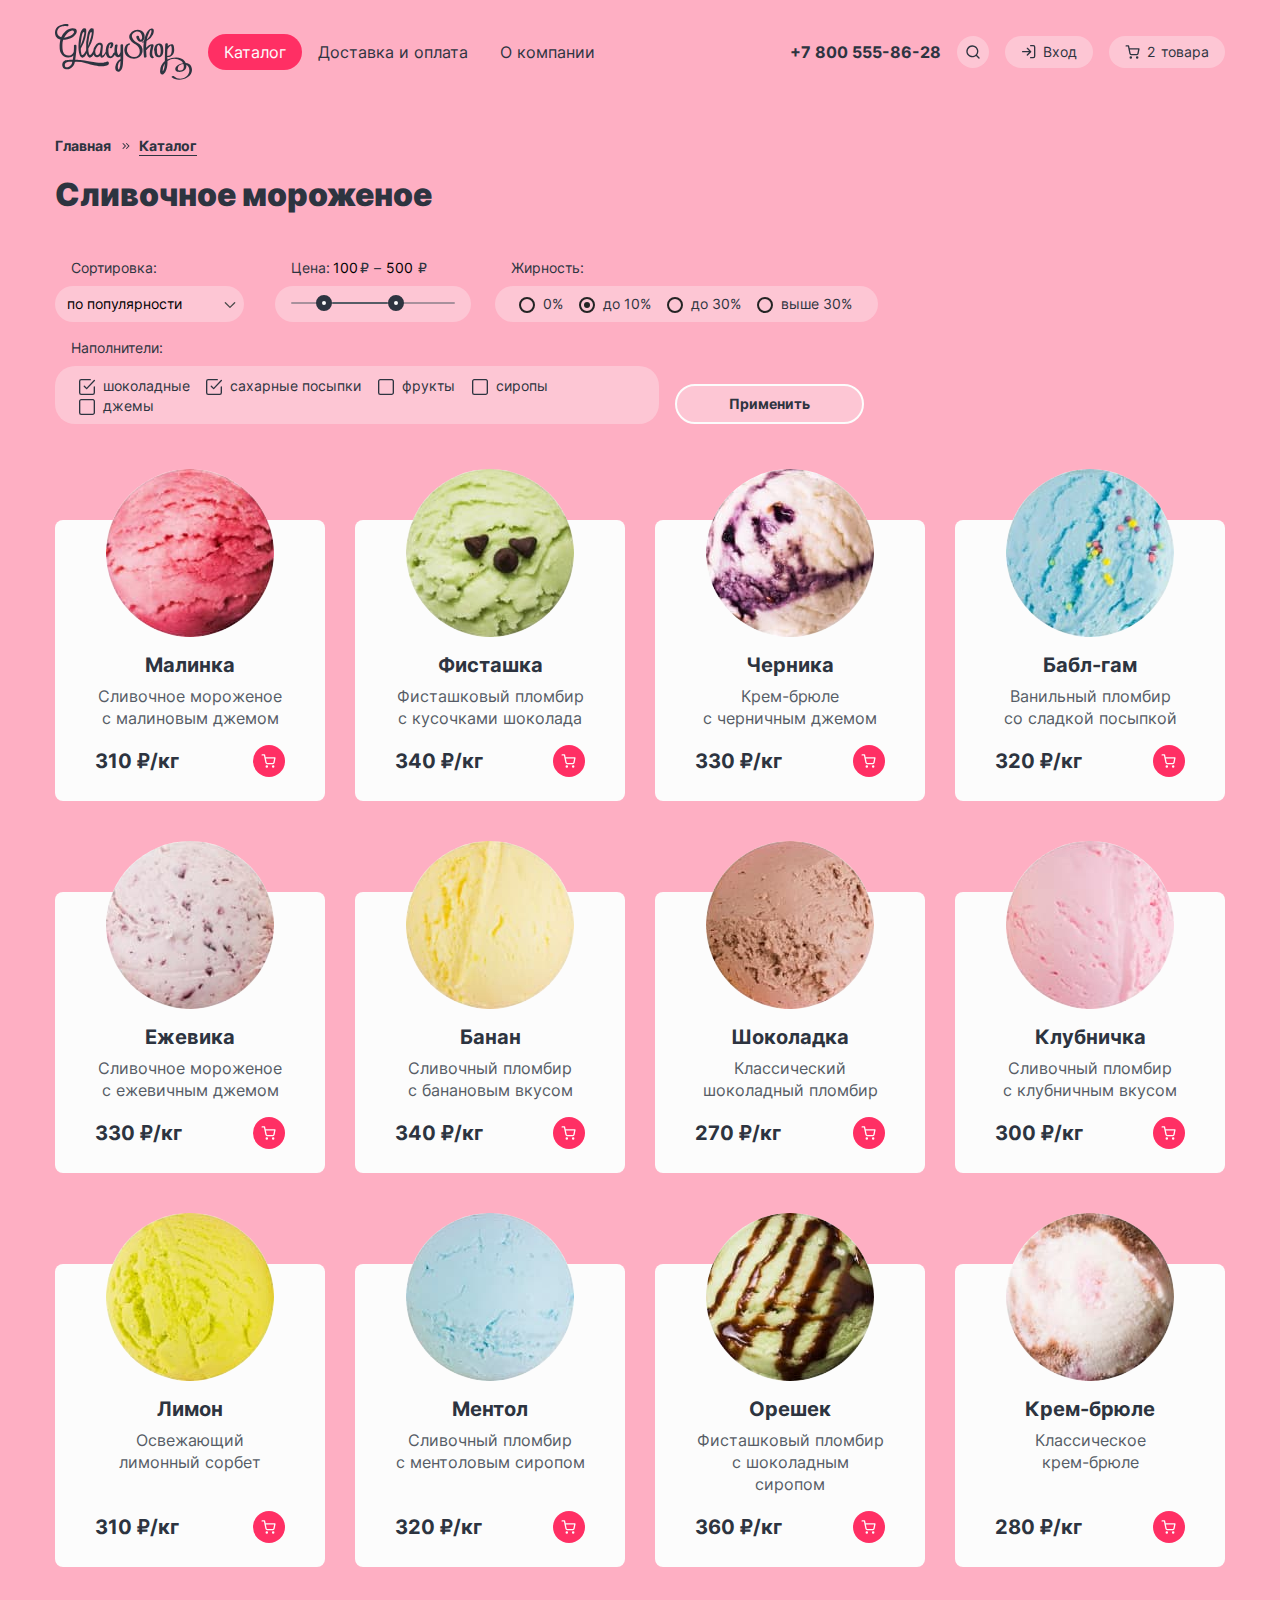
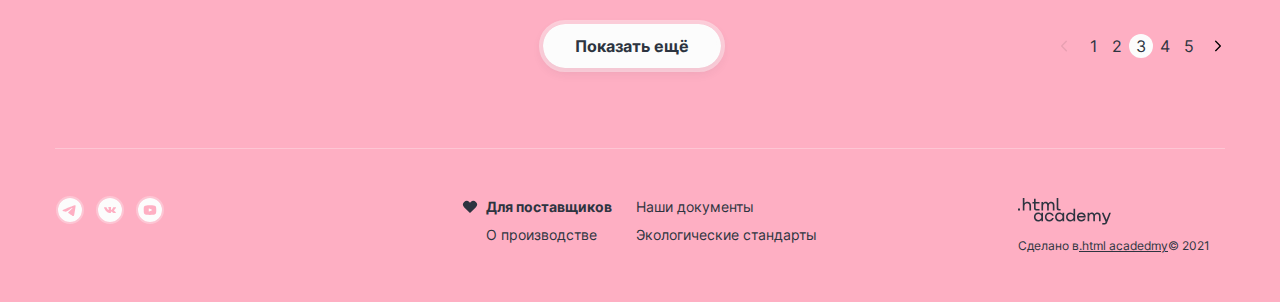
<file: catalog.html>
<!DOCTYPE html>
<html lang="ru">

  <head>
    <meta charset="utf-8">
    <title>Каталог</title>
    <link rel="stylesheet" href="styles/style.css">
    <link rel="icon" type="image/png" sizes="32x32" href="images/favicon.png">
  </head>

  <body class="body-color">
    <header class="main-header">
      <div class="container">
        <nav class="navigation">
          <a class="navigation__logo logo" href="index.html">
            <img src="images/svg/logo-header.svg" width="137" height="56" alt="логотип Глейси.">
          </a>
          <ul class="navigation__list">
            <li class="navigation__item">
              <a class="navigation__link navigation__link--catalog navigation__link--current">Каталог</a>
              <div class="navigation__catalog popover">
                <ul class="navigation__catalog-list">
                  <li class="navigation__catalog-item"><a class="navigation__catalog-link navigation__catalog-link--new"
                      href="#">Новинки</a></li>
                  <li class="navigation__catalog-item"><a class="navigation__catalog-link" href="#">Сливочное</a></li>
                  <li class="navigation__catalog-item"><a class="navigation__catalog-link" href="#">Щербеты</a></li>
                  <li class="navigation__catalog-item"><a class="navigation__catalog-link" href="#">Фруктовый лед</a>
                  </li>
                  <li class="navigation__catalog-item"><a class="navigation__catalog-link" href="#">Мелорин</a></li>
                </ul>
              </div>
            </li>
            <li class="navigation__item">
              <a class="navigation__link" href="#">Доставка и оплата</a>
            </li>
            <li class="navigation__item"><a class="navigation__link" href="#">О компании</a></li>
          </ul>
          <ul class="navigation__user-list user">
            <li class="user__item">
              <a class="user__link user__link--phone" href="tel:+78005558628">+7 800 555-86-28</a>
            </li>
            <li class="user__item popover-item">
              <a class="user__link user__link--search" href="#"><span class="visually-hidden">форма
                  поиска.</span>
                <svg aria-hidden="true" focusable="false" fill="currentColor" width="16" height="16" viewBox="0 0 16 16"
                  xmlns="http://www.w3.org/2000/svg">
                  <path fill-rule="evenodd" clip-rule="evenodd"
                    d="M2.663 7.33a4.667 4.667 0 1 1 8.028 3.238.683.683 0 0 0-.123.123A4.667 4.667 0 0 1 2.664 7.33Zm8.412 4.688a6 6 0 1 1 .943-.943l2.45 2.45a.667.667 0 1 1-.943.943l-2.45-2.45Z" />
                </svg></a>
              <form class="popover form-search" action="https://echo.htmlacademy.ru/" method="GET">
                <label class="visually-hidden" for="form-search__input">Поиск по сайту.</label>
                <input class="input form-search__input" id="form-search__input" name="search-text" type="text"
                  placeholder="Поиск по сайту" autofocus>
                <button class="btn-del form-search__btn-reset btn-del--hide" type="button"><span
                    class="visually-hidden">очистить
                    поле
                    ввода.</span>
                  <svg aria-hidden="true" focusable="false" fill="currentColor" width="10" height="10"
                    viewBox="0 0 10 10" xmlns="http://www.w3.org/2000/svg">
                    <path fill-rule="evenodd" clip-rule="evenodd"
                      d="M9.803 1.138A.667.667 0 1 0 8.86.195L5 4.056 1.137.196a.667.667 0 1 0-.943.942L4.056 5 .196 8.86a.667.667 0 0 0 .942.943L5 5.942 8.86 9.803a.667.667 0 1 0 .943-.943L5.942 5l3.861-3.862Z" />
                  </svg></button>
              </form>
            </li>
            <li class="user__item popover-item">
              <a class="user__link user__link--login" href="#">
                <svg aria-hidden="true" focusable="false" fill="currentColor" width="16" height="16" viewBox="0 0 16 16"
                  xmlns="http://www.w3.org/2000/svg">
                  <path fill-rule="evenodd" clip-rule="evenodd"
                    d="M9 1.667C9 1.298 9.298 1 9.667 1h2.666a2 2 0 0 1 2 2v9.333a2 2 0 0 1-2 2H9.667a.667.667 0 1 1 0-1.333h2.666a.666.666 0 0 0 .667-.667V3a.666.666 0 0 0-.667-.667H9.667A.667.667 0 0 1 9 1.667ZM5.862 3.862c.26-.26.682-.26.943 0l3.329 3.329a.69.69 0 0 1 .129.177.664.664 0 0 1-.13.775L6.806 11.47a.667.667 0 1 1-.943-.942l2.195-2.196h-6.39a.667.667 0 1 1 0-1.333h6.39L5.862 4.805a.667.667 0 0 1 0-.943Z" />
                </svg>Вход</a>
              <div class="popover">
                <form class="form-login" action="https://echo.htmlacademy.ru/" method="GET">
                  <h3 class="form-login__title subtitle">Личный кабинет</h3>
                  <p class="form-login__row">
                    <label for="form-login__input--mail" class="form-login__label visually-hidden">Поле ввода
                      электронной
                      почты.</label>
                    <input class="input  form-login__input form-login__input--mail" id="form-login__input--mail"
                      type="email" name="email" placeholder="email@example.com">
                  </p>
                  <p class="form-login__row">
                    <label for="form-login__input--password" class="form-login__label visually-hidden">Поле ввода
                      пароля.</label>
                    <input class="input  form-login__input form-login__input--password" id="form-login__input--password"
                      name="password" type="password">
                  </p>
                  <div class="form-login__wrapper">
                    <button class="form-login__btn button btn" type="submit">Войти</button>
                    <span class="form-login__wrap form-login__wrap--forgot-password">
                      <a class="form-login__link form-login__forgot-password" href="#">Забыли пароль?</a>
                    </span>
                    <span class="form-login__wrap form-login__wrap--sign-in">
                      <a class="form-login__link form-login__sign-in" href="#">Регистрация</a>
                    </span>
                  </div>
                </form>
              </div>
            </li>
            <li class="user__item popover-item">
              <a class="user__link user__link--cart" href="#">
                <span class="visually-hidden">Корзина товаров.</span>
                <svg aria-hidden="true" focusable="false" fill="currentColor" width="16" height="16" viewBox="0 0 16 16"
                  xmlns="http://www.w3.org/2000/svg">
                  <path fill-rule="evenodd" clip-rule="evenodd"
                    d="M1.167 1.25a.667.667 0 0 0 0 1.333h1.77l.468 2.336a.664.664 0 0 0 .011.053l.967 4.833a1.825 1.825 0 0 0 1.819 1.47h5.62a1.826 1.826 0 0 0 1.819-1.47l.001-.005.927-4.861a.667.667 0 0 0-.655-.792H4.611l-.473-2.361a.667.667 0 0 0-.654-.536H1.167ZM5.69 9.544 4.878 5.48h8.23l-.775 4.067a.492.492 0 0 1-.492.395H6.183a.492.492 0 0 1-.492-.397Zm-1.134 3.961a1.246 1.246 0 1 1 2.492 0 1.246 1.246 0 0 1-2.492 0Zm6.374 0a1.246 1.246 0 1 1 2.491 0 1.246 1.246 0 0 1-2.491 0Z" />
                </svg>
                <span class="user__cart-count">2</span>
                <span class="user__cart-small">товара</span>
              </a>
              <div class="cart popover">
                <p class="cart__empty-text subtitle">Ваша корзина пока пуста</p>
                <form class="cart__form" action="https://echo.htmlacademy.ru/" method="GET">
                  <h3 class="cart__title subtitle">Корзина</h3>
                  <ul class="cart__list">
                    <li class="cart__item">
                      <img class="cart__item-img" width="46" height="46" src="images/goods/raspberry.jpg"
                        alt="Малинка.">
                      <div class="cart__item-content">
                        <h4 class="cart__item-title">Малинка</h4>
                        <p class="cart__item-descr">1 кг х 310 ₽</p>
                      </div>
                      <span class="cart__item-price">310 ₽</span>
                      <button class="cart__item-del btn-del" type="button"><span class="visually-hidden">удалить
                          товар.</span>
                        <svg aria-hidden="true" focusable="false" fill="currentColor" width="10" height="10"
                          viewBox="0 0 10 10" xmlns="http://www.w3.org/2000/svg">
                          <path fill-rule="evenodd" clip-rule="evenodd"
                            d="M9.803 1.138A.667.667 0 1 0 8.86.195L5 4.056 1.137.196a.667.667 0 1 0-.943.942L4.056 5 .196 8.86a.667.667 0 0 0 .942.943L5 5.942 8.86 9.803a.667.667 0 1 0 .943-.943L5.942 5l3.861-3.862Z" />
                        </svg></button>
                    </li>
                    <li class="cart__item">
                      <img class="cart__item-img" width="46" height="46" src="images/goods/bublegam.jpg"
                        alt="Бабл-гам.">
                      <div class="cart__item-content">
                        <h4 class="cart__item-title">Бабл-гам</h4>
                        <p class="cart__item-descr">1,5 кг х 320 ₽</p>
                      </div>
                      <span class="cart__item-price">480 ₽</span>
                      <button class="cart__item-del btn-del" type="button"><span class="visually-hidden">удалить
                          товар.</span>
                        <svg aria-hidden="true" focusable="false" fill="currentColor" width="10" height="10"
                          viewBox="0 0 10 10" xmlns="http://www.w3.org/2000/svg">
                          <path fill-rule="evenodd" clip-rule="evenodd"
                            d="M9.803 1.138A.667.667 0 1 0 8.86.195L5 4.056 1.137.196a.667.667 0 1 0-.943.942L4.056 5 .196 8.86a.667.667 0 0 0 .942.943L5 5.942 8.86 9.803a.667.667 0 1 0 .943-.943L5.942 5l3.861-3.862Z" />
                        </svg></button>
                    </li>
                  </ul>
                  <div class="cart__row">
                    <button class="cart__btn button btn" type="submit">Оформить заказ</button>
                    <span class="cart__sum-text">Итого: <span class="cart__sum-coast">790 ₽</span></span>
                  </div>
                </form>
              </div>
            </li>
          </ul>
        </nav>
      </div>
    </header>
    <main class="main-catalog main-container">
      <div class="container">
        <ol class="breadcrumbs">
          <li class="breadcrumbs__item">
            <a class="breadcrumbs__link" href="index.html">Главная</a>
          </li>
          <li class="breadcrumbs__item">
            <a class="breadcrumbs__link">Каталог</a>
          </li>
        </ol>
        <header class="inner-header">
          <h1 class="inner-header__title title">Сливочное мороженое</h1>
        </header>
        <section class="catalog">
          <h2 class="catalog__title visually-hidden">Список товаров с фильтрами.</h2>
          <form class="catalog__form filter" action="https://echo.htmlacademy.ru/" method="get">
            <fieldset class="filter__group filter__group--sort sort select">
              <legend class="filter__group-title filter__group-title--sort">Сортировка:</legend>
              <div class="filter__group-wrapper">
                <select class="sort__control select__control" name="sorting">
                  <option value="product">по популярности</option>
                  <option value="cheap">по возростантю цены</option>
                  <option value="expensive">по убыванию цены</option>
                </select>
              </div>
            </fieldset>
            <fieldset class="filter__group filter__group--price price">
              <legend class="filter__group-title filter__group-title--price">Цена:</legend>
              <div class="filter__group-wrapper">
                <div class="range">
                  <div class="range__scale">
                    <div class="range__bar" style="left: 40px; width: 56px">
                      <button class="range__toggle range__toggle--min" type="button">
                        <span class="visually-hidden">Изменить минимальную цену.</span>
                      </button>
                      <button class="range__toggle range__toggle--max" type="button">
                        <span class="visually-hidden">Изменить максимальную цену.</span>
                      </button>
                    </div>
                  </div>
                  <div class="range__wrapper-inputs">
                    <label class="range__filter-label"><input class="range__input" type="number" value="100"
                        name="min-price"> ₽
                    </label>
                    <label class="range__filter-label">
                      – <input class="range__input" type="number" value="500" name="max-price" style="width: 37px"> ₽
                    </label>
                  </div>
                </div>
              </div>

            </fieldset>
            <fieldset class="filter__group filter__group--fatness fatness">
              <legend class="filter__group-title  filter__group-title--fatness">Жирность:</legend>
              <div class="filter__group-wrapper">
                <ul class="filter__group-list fatness__list">
                  <li class="fatness__item">
                    <label class="fatness__input-title input-title control">
                      <input class="fatness__input control__input visually-hidden" type="radio" value="0%"
                        name="fat-content">
                      <span class="control__mark"></span>
                      <span class="control__label">0%</span>
                    </label>
                  </li>
                  <li class="fatness__item">
                    <label class="fatness__input-title input-title control">
                      <input class="fatness__input control__input visually-hidden" type="radio" value="до 10%"
                        name="fat-content" checked>
                      <span class="control__mark"></span>
                      <span class="control__label">до 10%</span>
                    </label>
                  </li>
                  <li class="fatness__item">
                    <label class="fatness__input-title input-title control">
                      <input class="fatness__input control__input visually-hidden" type="radio" value="до 30%"
                        name="fat-content">
                      <span class="control__mark"></span>
                      <span class="control__label">до 30%</span>
                    </label>
                  </li>
                  <li class="fatness__item">
                    <label class="fatness__input-title input-title control">
                      <input class="fatness__input control__input visually-hidden" type="radio" value="выше 30%"
                        name="fat-content">
                      <span class="control__mark"></span>
                      <span class="control__label">выше 30%</span>
                    </label>
                  </li>
                </ul>
              </div>

            </fieldset>
            <fieldset class="filter__group filter__group--filler filler">
              <legend class="filter__group-title filter__group-title--filler">Наполнители:</legend>
              <div class="filter__group-wrapper">
                <ul class="filter__group-list filler__list">
                  <li class="filler__item">
                    <label class="filler__input-title input-title control">
                      <input class="filler__input control__input visually-hidden" type="checkbox" name="chocolate"
                        checked>
                      <svg class="control__icon control__icon--checked" aria-hidden="true" focusable="false"
                        fill="currentColor" width="16" height="16" viewBox="0 0 16 16"
                        xmlns="http://www.w3.org/2000/svg">
                        <path fill-rule="evenodd" clip-rule="evenodd"
                          d="M1.615 1.615a.962.962 0 0 1 .68-.282h8.96a.667.667 0 1 0 0-1.333h-8.96A2.295 2.295 0 0 0 0 2.296v11.407A2.297 2.297 0 0 0 2.296 16h11.402a2.295 2.295 0 0 0 2.295-2.296V8a.667.667 0 0 0-1.333 0v5.703a.963.963 0 0 1-.962.963H2.296a.962.962 0 0 1-.963-.963V2.296c0-.255.102-.5.282-.68Zm14.202.325a.667.667 0 1 0-.968-.917L7.614 8.66 5.782 6.727a.667.667 0 0 0-.967.917l2.315 2.444a.667.667 0 0 0 .968 0l7.719-8.148Z" />
                      </svg>
                      <svg class="control__icon control__icon--empty" aria-hidden="true" focusable="false"
                        fill="currentColor" width="16" height="16" viewBox="0 0 16 16"
                        xmlns="http://www.w3.org/2000/svg">
                        <path fill-rule="evenodd" clip-rule="evenodd"
                          d="M1.615 1.615a.963.963 0 0 1 .681-.282h11.407c.242 0 .34.029.395.053.057.026.13.074.286.23a.91.91 0 0 1 .282.68v11.369a.963.963 0 0 1-.964 1H2.296a.963.963 0 0 1-.963-.963V2.296c0-.255.102-.5.282-.68Zm14.223 12.929a2.296 2.296 0 0 1-2.136 1.454H2.296A2.296 2.296 0 0 1 0 13.702V2.296A2.296 2.296 0 0 1 1.459.158.664.664 0 0 1 1.889 0h11.814c.337 0 .643.038.934.166.287.127.5.318.69.507.481.481.672 1.057.672 1.623V14.11c0 .166-.06.318-.16.435Z" />
                      </svg>
                      <span class="control__label">шоколадные</span>
                    </label>
                  </li>
                  <li class="filler__item">
                    <label class="filler__input-title input-title control">
                      <input class="filler__input control__input visually-hidden" type="checkbox" name="sugar sprinkles"
                        checked>
                      <svg class="control__icon control__icon--checked" aria-hidden="true" focusable="false"
                        fill="currentColor" width="16" height="16" viewBox="0 0 16 16"
                        xmlns="http://www.w3.org/2000/svg">
                        <path fill-rule="evenodd" clip-rule="evenodd"
                          d="M1.615 1.615a.962.962 0 0 1 .68-.282h8.96a.667.667 0 1 0 0-1.333h-8.96A2.295 2.295 0 0 0 0 2.296v11.407A2.297 2.297 0 0 0 2.296 16h11.402a2.295 2.295 0 0 0 2.295-2.296V8a.667.667 0 0 0-1.333 0v5.703a.963.963 0 0 1-.962.963H2.296a.962.962 0 0 1-.963-.963V2.296c0-.255.102-.5.282-.68Zm14.202.325a.667.667 0 1 0-.968-.917L7.614 8.66 5.782 6.727a.667.667 0 0 0-.967.917l2.315 2.444a.667.667 0 0 0 .968 0l7.719-8.148Z" />
                      </svg>
                      <svg class="control__icon control__icon--empty" aria-hidden="true" focusable="false"
                        fill="currentColor" width="16" height="16" viewBox="0 0 16 16"
                        xmlns="http://www.w3.org/2000/svg">
                        <path fill-rule="evenodd" clip-rule="evenodd"
                          d="M1.615 1.615a.963.963 0 0 1 .681-.282h11.407c.242 0 .34.029.395.053.057.026.13.074.286.23a.91.91 0 0 1 .282.68v11.369a.963.963 0 0 1-.964 1H2.296a.963.963 0 0 1-.963-.963V2.296c0-.255.102-.5.282-.68Zm14.223 12.929a2.296 2.296 0 0 1-2.136 1.454H2.296A2.296 2.296 0 0 1 0 13.702V2.296A2.296 2.296 0 0 1 1.459.158.664.664 0 0 1 1.889 0h11.814c.337 0 .643.038.934.166.287.127.5.318.69.507.481.481.672 1.057.672 1.623V14.11c0 .166-.06.318-.16.435Z" />
                      </svg>
                      <span class="control__label">сахарные посыпки</span>
                    </label>
                  </li>
                  <li class="filler__item">
                    <label class="filler__input-title input-title control">
                      <input class="filler__input control__input visually-hidden" type="checkbox" name="fruits">
                      <svg class="control__icon control__icon--checked" aria-hidden="true" focusable="false"
                        fill="currentColor" width="16" height="16" viewBox="0 0 16 16"
                        xmlns="http://www.w3.org/2000/svg">
                        <path fill-rule="evenodd" clip-rule="evenodd"
                          d="M1.615 1.615a.962.962 0 0 1 .68-.282h8.96a.667.667 0 1 0 0-1.333h-8.96A2.295 2.295 0 0 0 0 2.296v11.407A2.297 2.297 0 0 0 2.296 16h11.402a2.295 2.295 0 0 0 2.295-2.296V8a.667.667 0 0 0-1.333 0v5.703a.963.963 0 0 1-.962.963H2.296a.962.962 0 0 1-.963-.963V2.296c0-.255.102-.5.282-.68Zm14.202.325a.667.667 0 1 0-.968-.917L7.614 8.66 5.782 6.727a.667.667 0 0 0-.967.917l2.315 2.444a.667.667 0 0 0 .968 0l7.719-8.148Z" />
                      </svg>
                      <svg class="control__icon control__icon--empty" aria-hidden="true" focusable="false"
                        fill="currentColor" width="16" height="16" viewBox="0 0 16 16"
                        xmlns="http://www.w3.org/2000/svg">
                        <path fill-rule="evenodd" clip-rule="evenodd"
                          d="M1.615 1.615a.963.963 0 0 1 .681-.282h11.407c.242 0 .34.029.395.053.057.026.13.074.286.23a.91.91 0 0 1 .282.68v11.369a.963.963 0 0 1-.964 1H2.296a.963.963 0 0 1-.963-.963V2.296c0-.255.102-.5.282-.68Zm14.223 12.929a2.296 2.296 0 0 1-2.136 1.454H2.296A2.296 2.296 0 0 1 0 13.702V2.296A2.296 2.296 0 0 1 1.459.158.664.664 0 0 1 1.889 0h11.814c.337 0 .643.038.934.166.287.127.5.318.69.507.481.481.672 1.057.672 1.623V14.11c0 .166-.06.318-.16.435Z" />
                      </svg>
                      <span class="control__label">фрукты</span>
                    </label>
                  </li>
                  <li class="filler__item">
                    <label class="filler__input-title input-title control">
                      <input class="filler__input control__input visually-hidden" type="checkbox" name="syrups">
                      <svg class="control__icon control__icon--checked" aria-hidden="true" focusable="false"
                        fill="currentColor" width="16" height="16" viewBox="0 0 16 16"
                        xmlns="http://www.w3.org/2000/svg">
                        <path fill-rule="evenodd" clip-rule="evenodd"
                          d="M1.615 1.615a.962.962 0 0 1 .68-.282h8.96a.667.667 0 1 0 0-1.333h-8.96A2.295 2.295 0 0 0 0 2.296v11.407A2.297 2.297 0 0 0 2.296 16h11.402a2.295 2.295 0 0 0 2.295-2.296V8a.667.667 0 0 0-1.333 0v5.703a.963.963 0 0 1-.962.963H2.296a.962.962 0 0 1-.963-.963V2.296c0-.255.102-.5.282-.68Zm14.202.325a.667.667 0 1 0-.968-.917L7.614 8.66 5.782 6.727a.667.667 0 0 0-.967.917l2.315 2.444a.667.667 0 0 0 .968 0l7.719-8.148Z" />
                      </svg>
                      <svg class="control__icon control__icon--empty" aria-hidden="true" focusable="false"
                        fill="currentColor" width="16" height="16" viewBox="0 0 16 16"
                        xmlns="http://www.w3.org/2000/svg">
                        <path fill-rule="evenodd" clip-rule="evenodd"
                          d="M1.615 1.615a.963.963 0 0 1 .681-.282h11.407c.242 0 .34.029.395.053.057.026.13.074.286.23a.91.91 0 0 1 .282.68v11.369a.963.963 0 0 1-.964 1H2.296a.963.963 0 0 1-.963-.963V2.296c0-.255.102-.5.282-.68Zm14.223 12.929a2.296 2.296 0 0 1-2.136 1.454H2.296A2.296 2.296 0 0 1 0 13.702V2.296A2.296 2.296 0 0 1 1.459.158.664.664 0 0 1 1.889 0h11.814c.337 0 .643.038.934.166.287.127.5.318.69.507.481.481.672 1.057.672 1.623V14.11c0 .166-.06.318-.16.435Z" />
                      </svg>
                      <span class="control__label">сиропы</span>
                    </label>
                  </li>
                  <li class="filler__item">
                    <label class="filler__input-title input-title control">
                      <input class="filler__input control__input visually-hidden" type="checkbox" name="джемы">
                      <svg class="control__icon control__icon--checked" aria-hidden="true" focusable="false"
                        fill="currentColor" width="16" height="16" viewBox="0 0 16 16"
                        xmlns="http://www.w3.org/2000/svg">
                        <path fill-rule="evenodd" clip-rule="evenodd"
                          d="M1.615 1.615a.962.962 0 0 1 .68-.282h8.96a.667.667 0 1 0 0-1.333h-8.96A2.295 2.295 0 0 0 0 2.296v11.407A2.297 2.297 0 0 0 2.296 16h11.402a2.295 2.295 0 0 0 2.295-2.296V8a.667.667 0 0 0-1.333 0v5.703a.963.963 0 0 1-.962.963H2.296a.962.962 0 0 1-.963-.963V2.296c0-.255.102-.5.282-.68Zm14.202.325a.667.667 0 1 0-.968-.917L7.614 8.66 5.782 6.727a.667.667 0 0 0-.967.917l2.315 2.444a.667.667 0 0 0 .968 0l7.719-8.148Z" />
                      </svg>
                      <svg class="control__icon control__icon--empty" aria-hidden="true" focusable="false"
                        fill="currentColor" width="16" height="16" viewBox="0 0 16 16"
                        xmlns="http://www.w3.org/2000/svg">
                        <path fill-rule="evenodd" clip-rule="evenodd"
                          d="M1.615 1.615a.963.963 0 0 1 .681-.282h11.407c.242 0 .34.029.395.053.057.026.13.074.286.23a.91.91 0 0 1 .282.68v11.369a.963.963 0 0 1-.964 1H2.296a.963.963 0 0 1-.963-.963V2.296c0-.255.102-.5.282-.68Zm14.223 12.929a2.296 2.296 0 0 1-2.136 1.454H2.296A2.296 2.296 0 0 1 0 13.702V2.296A2.296 2.296 0 0 1 1.459.158.664.664 0 0 1 1.889 0h11.814c.337 0 .643.038.934.166.287.127.5.318.69.507.481.481.672 1.057.672 1.623V14.11c0 .166-.06.318-.16.435Z" />
                      </svg>
                      <span class="control__label">джемы</span>
                    </label>
                  </li>
                </ul>
              </div>

            </fieldset>
            <button class="filter__btn" type="submit">Применить</button>
          </form>
          <div class="product">
            <ul class="product__list cards">
              <li class="product__item cards__item">
                <a class="cards__item-img-link" href="#">
                  <img class="cards__item-img" src="images/goods/raspberry.jpg" width="168" height="168"
                    alt="Сливочное мороженое с малиновым джемом.">
                </a>
                <div class="cards__item-content">
                  <a class="cards__item-title-link" href="#">
                    <h3 class="cards__item-title">Малинка</h3>
                  </a>
                  <p class="cards__item-descr">Сливочное мороженое с малиновым джемом</p>
                  <div class="cards__item-row">
                    <b class="cards__item-price">310 ₽/кг</b><a class="cards__item-btn" href="#"><span
                        class="visually-hidden">добавить в
                        корзину.</span><svg aria-hidden="true" focusable="false" fill="currentColor" width="16"
                        height="16" viewBox="0 0 16 16" xmlns="http://www.w3.org/2000/svg">
                        <path fill-rule="evenodd" clip-rule="evenodd"
                          d="M1.167 1.25a.667.667 0 0 0 0 1.333h1.77l.468 2.336a.664.664 0 0 0 .011.053l.967 4.833a1.825 1.825 0 0 0 1.819 1.47h5.62a1.826 1.826 0 0 0 1.819-1.47l.001-.005.927-4.861a.667.667 0 0 0-.655-.792H4.611l-.473-2.361a.667.667 0 0 0-.654-.536H1.167ZM5.69 9.544 4.878 5.48h8.23l-.775 4.067a.492.492 0 0 1-.492.395H6.183a.492.492 0 0 1-.492-.397Zm-1.134 3.961a1.246 1.246 0 1 1 2.492 0 1.246 1.246 0 0 1-2.492 0Zm6.374 0a1.246 1.246 0 1 1 2.491 0 1.246 1.246 0 0 1-2.491 0Z" />
                      </svg></a>
                  </div>
                </div>
              </li>
              <li class="product__item cards__item">
                <a class="cards__item-img-link" href="#">
                  <img class="cards__item-img" src="images/goods/pistachio.jpg" width="168" height="168"
                    alt="Фисташковый пломбир с кусочками шоколада.">
                </a>
                <div class="cards__item-content">
                  <a class="cards__item-title-link" href="#">
                    <h3 class="cards__item-title">Фисташка</h3>
                  </a>
                  <p class="cards__item-descr">Фисташковый пломбир с кусочками шоколада</p>
                  <div class="cards__item-row">
                    <b class="cards__item-price">340 ₽/кг</b><a class="cards__item-btn" href="#"><span
                        class="visually-hidden">добавить в
                        корзину.</span><svg aria-hidden="true" focusable="false" fill="currentColor" width="16"
                        height="16" viewBox="0 0 16 16" xmlns="http://www.w3.org/2000/svg">
                        <path fill-rule="evenodd" clip-rule="evenodd"
                          d="M1.167 1.25a.667.667 0 0 0 0 1.333h1.77l.468 2.336a.664.664 0 0 0 .011.053l.967 4.833a1.825 1.825 0 0 0 1.819 1.47h5.62a1.826 1.826 0 0 0 1.819-1.47l.001-.005.927-4.861a.667.667 0 0 0-.655-.792H4.611l-.473-2.361a.667.667 0 0 0-.654-.536H1.167ZM5.69 9.544 4.878 5.48h8.23l-.775 4.067a.492.492 0 0 1-.492.395H6.183a.492.492 0 0 1-.492-.397Zm-1.134 3.961a1.246 1.246 0 1 1 2.492 0 1.246 1.246 0 0 1-2.492 0Zm6.374 0a1.246 1.246 0 1 1 2.491 0 1.246 1.246 0 0 1-2.491 0Z" />
                      </svg></a>
                  </div>
                </div>
              </li>
              <li class="product__item cards__item">
                <a class="cards__item-img-link" href="#">
                  <img class="cards__item-img" src="images/goods/blueberry.jpg" width="168" height="168"
                    alt="Крем-брюле с черничным джемом.">
                </a>
                <div class="cards__item-content">
                  <a class="cards__item-title-link" href="#">
                    <h3 class="cards__item-title">Черника</h3>
                  </a>
                  <p class="cards__item-descr">Крем-брюле<br> с черничным джемом</p>
                  <div class="cards__item-row">
                    <b class="cards__item-price">330 ₽/кг</b><a class="cards__item-btn" href="#"><span
                        class="visually-hidden">добавить в
                        корзину.</span><svg aria-hidden="true" focusable="false" fill="currentColor" width="16"
                        height="16" viewBox="0 0 16 16" xmlns="http://www.w3.org/2000/svg">
                        <path fill-rule="evenodd" clip-rule="evenodd"
                          d="M1.167 1.25a.667.667 0 0 0 0 1.333h1.77l.468 2.336a.664.664 0 0 0 .011.053l.967 4.833a1.825 1.825 0 0 0 1.819 1.47h5.62a1.826 1.826 0 0 0 1.819-1.47l.001-.005.927-4.861a.667.667 0 0 0-.655-.792H4.611l-.473-2.361a.667.667 0 0 0-.654-.536H1.167ZM5.69 9.544 4.878 5.48h8.23l-.775 4.067a.492.492 0 0 1-.492.395H6.183a.492.492 0 0 1-.492-.397Zm-1.134 3.961a1.246 1.246 0 1 1 2.492 0 1.246 1.246 0 0 1-2.492 0Zm6.374 0a1.246 1.246 0 1 1 2.491 0 1.246 1.246 0 0 1-2.491 0Z" />
                      </svg></a>
                  </div>
                </div>
              </li>
              <li class="product__item cards__item">
                <a class="cards__item-img-link" href="#">
                  <img class="cards__item-img" src="images/goods/bublegam.jpg" width="168" height="168"
                    alt="Ванильный пломбир со сладкой посыпкой.">
                </a>
                <div class="cards__item-content">
                  <a class="cards__item-title-link" href="#">
                    <h3 class="cards__item-title">Бабл-гам</h3>
                  </a>
                  <p class="cards__item-descr">Ванильный пломбир<br> со сладкой посыпкой</p>
                  <div class="cards__item-row">
                    <b class="cards__item-price">320 ₽/кг</b><a class="cards__item-btn" href="#"><span
                        class="visually-hidden">добавить в
                        корзину.</span><svg aria-hidden="true" focusable="false" fill="currentColor" width="16"
                        height="16" viewBox="0 0 16 16" xmlns="http://www.w3.org/2000/svg">
                        <path fill-rule="evenodd" clip-rule="evenodd"
                          d="M1.167 1.25a.667.667 0 0 0 0 1.333h1.77l.468 2.336a.664.664 0 0 0 .011.053l.967 4.833a1.825 1.825 0 0 0 1.819 1.47h5.62a1.826 1.826 0 0 0 1.819-1.47l.001-.005.927-4.861a.667.667 0 0 0-.655-.792H4.611l-.473-2.361a.667.667 0 0 0-.654-.536H1.167ZM5.69 9.544 4.878 5.48h8.23l-.775 4.067a.492.492 0 0 1-.492.395H6.183a.492.492 0 0 1-.492-.397Zm-1.134 3.961a1.246 1.246 0 1 1 2.492 0 1.246 1.246 0 0 1-2.492 0Zm6.374 0a1.246 1.246 0 1 1 2.491 0 1.246 1.246 0 0 1-2.491 0Z" />
                      </svg></a>
                  </div>
                </div>
              </li>
              <li class="product__item cards__item">
                <a class="cards__item-img-link" href="#">
                  <img class="cards__item-img" src="images/goods/blackberry.jpg" width="168" height="168"
                    alt="Сливочное мороженое с ежевичным джемом.">
                </a>
                <div class="cards__item-content">
                  <a class="cards__item-title-link" href="#">
                    <h3 class="cards__item-title">Ежевика</h3>
                  </a>
                  <p class="cards__item-descr">Сливочное мороженое с ежевичным джемом</p>
                  <div class="cards__item-row">
                    <b class="cards__item-price">330 ₽/кг</b><a class="cards__item-btn" href="#"><span
                        class="visually-hidden">добавить в
                        корзину.</span><svg aria-hidden="true" focusable="false" fill="currentColor" width="16"
                        height="16" viewBox="0 0 16 16" xmlns="http://www.w3.org/2000/svg">
                        <path fill-rule="evenodd" clip-rule="evenodd"
                          d="M1.167 1.25a.667.667 0 0 0 0 1.333h1.77l.468 2.336a.664.664 0 0 0 .011.053l.967 4.833a1.825 1.825 0 0 0 1.819 1.47h5.62a1.826 1.826 0 0 0 1.819-1.47l.001-.005.927-4.861a.667.667 0 0 0-.655-.792H4.611l-.473-2.361a.667.667 0 0 0-.654-.536H1.167ZM5.69 9.544 4.878 5.48h8.23l-.775 4.067a.492.492 0 0 1-.492.395H6.183a.492.492 0 0 1-.492-.397Zm-1.134 3.961a1.246 1.246 0 1 1 2.492 0 1.246 1.246 0 0 1-2.492 0Zm6.374 0a1.246 1.246 0 1 1 2.491 0 1.246 1.246 0 0 1-2.491 0Z" />
                      </svg></a>
                  </div>
                </div>
              </li>
              <li class="product__item cards__item">
                <a class="cards__item-img-link" href="#">
                  <img class="cards__item-img" src="images/goods/banan.jpg" width="168" height="168"
                    alt="Сливочный пломбир с банановым вкусом.">
                </a>
                <div class="cards__item-content">
                  <a class="cards__item-title-link" href="#">
                    <h3 class="cards__item-title">Банан</h3>
                  </a>
                  <p class="cards__item-descr">Сливочный пломбир<br> с банановым вкусом</p>
                  <div class="cards__item-row">
                    <b class="cards__item-price">340 ₽/кг</b><a class="cards__item-btn" href="#"><span
                        class="visually-hidden">добавить в
                        корзину.</span><svg aria-hidden="true" focusable="false" fill="currentColor" width="16"
                        height="16" viewBox="0 0 16 16" xmlns="http://www.w3.org/2000/svg">
                        <path fill-rule="evenodd" clip-rule="evenodd"
                          d="M1.167 1.25a.667.667 0 0 0 0 1.333h1.77l.468 2.336a.664.664 0 0 0 .011.053l.967 4.833a1.825 1.825 0 0 0 1.819 1.47h5.62a1.826 1.826 0 0 0 1.819-1.47l.001-.005.927-4.861a.667.667 0 0 0-.655-.792H4.611l-.473-2.361a.667.667 0 0 0-.654-.536H1.167ZM5.69 9.544 4.878 5.48h8.23l-.775 4.067a.492.492 0 0 1-.492.395H6.183a.492.492 0 0 1-.492-.397Zm-1.134 3.961a1.246 1.246 0 1 1 2.492 0 1.246 1.246 0 0 1-2.492 0Zm6.374 0a1.246 1.246 0 1 1 2.491 0 1.246 1.246 0 0 1-2.491 0Z" />
                      </svg></a>
                  </div>
                </div>
              </li>
              <li class="product__item cards__item">
                <a class="cards__item-img-link" href="#">
                  <img class="cards__item-img" src="images/goods/chocolate.jpg" width="168" height="168"
                    alt="Классический шоколадный пломбир.">
                </a>
                <div class="cards__item-content">
                  <a class="cards__item-title-link" href="#">
                    <h3 class="cards__item-title">Шоколадка</h3>
                  </a>
                  <p class="cards__item-descr">Классический шоколадный пломбир</p>
                  <div class="cards__item-row">
                    <b class="cards__item-price">270 ₽/кг</b><a class="cards__item-btn" href="#"><span
                        class="visually-hidden">добавить в
                        корзину.</span><svg aria-hidden="true" focusable="false" fill="currentColor" width="16"
                        height="16" viewBox="0 0 16 16" xmlns="http://www.w3.org/2000/svg">
                        <path fill-rule="evenodd" clip-rule="evenodd"
                          d="M1.167 1.25a.667.667 0 0 0 0 1.333h1.77l.468 2.336a.664.664 0 0 0 .011.053l.967 4.833a1.825 1.825 0 0 0 1.819 1.47h5.62a1.826 1.826 0 0 0 1.819-1.47l.001-.005.927-4.861a.667.667 0 0 0-.655-.792H4.611l-.473-2.361a.667.667 0 0 0-.654-.536H1.167ZM5.69 9.544 4.878 5.48h8.23l-.775 4.067a.492.492 0 0 1-.492.395H6.183a.492.492 0 0 1-.492-.397Zm-1.134 3.961a1.246 1.246 0 1 1 2.492 0 1.246 1.246 0 0 1-2.492 0Zm6.374 0a1.246 1.246 0 1 1 2.491 0 1.246 1.246 0 0 1-2.491 0Z" />
                      </svg></a>
                  </div>
                </div>
              </li>
              <li class="product__item cards__item">
                <a class="cards__item-img-link" href="#">
                  <img class="cards__item-img" src="images/goods/strawberry.jpg" width="168" height="168"
                    alt="Сливочный пломбир с клубничным вкусом.">
                </a>
                <div class="cards__item-content">
                  <a class="cards__item-title-link" href="#">
                    <h3 class="cards__item-title">Клубничка</h3>
                  </a>
                  <p class="cards__item-descr">Сливочный пломбир<br> с клубничным вкусом</p>
                  <div class="cards__item-row">
                    <b class="cards__item-price">300 ₽/кг</b><a class="cards__item-btn" href="#"><span
                        class="visually-hidden">добавить в
                        корзину.</span><svg aria-hidden="true" focusable="false" fill="currentColor" width="16"
                        height="16" viewBox="0 0 16 16" xmlns="http://www.w3.org/2000/svg">
                        <path fill-rule="evenodd" clip-rule="evenodd"
                          d="M1.167 1.25a.667.667 0 0 0 0 1.333h1.77l.468 2.336a.664.664 0 0 0 .011.053l.967 4.833a1.825 1.825 0 0 0 1.819 1.47h5.62a1.826 1.826 0 0 0 1.819-1.47l.001-.005.927-4.861a.667.667 0 0 0-.655-.792H4.611l-.473-2.361a.667.667 0 0 0-.654-.536H1.167ZM5.69 9.544 4.878 5.48h8.23l-.775 4.067a.492.492 0 0 1-.492.395H6.183a.492.492 0 0 1-.492-.397Zm-1.134 3.961a1.246 1.246 0 1 1 2.492 0 1.246 1.246 0 0 1-2.492 0Zm6.374 0a1.246 1.246 0 1 1 2.491 0 1.246 1.246 0 0 1-2.491 0Z" />
                      </svg></a>
                  </div>
                </div>
              </li>
              <li class="product__item cards__item">
                <a class="cards__item-img-link" href="#">
                  <img class="cards__item-img" src="images/goods/lemon.jpg" width="168" height="168"
                    alt="Освежающий лимонный сорбет.">
                </a>
                <div class="cards__item-content">
                  <a class="cards__item-title-link" href="#">
                    <h3 class="cards__item-title">Лимон</h3>
                  </a>
                  <p class="cards__item-descr">Освежающий лимонный сорбет</p>
                  <div class="cards__item-row">
                    <b class="cards__item-price">310 ₽/кг</b><a class="cards__item-btn" href="#"><span
                        class="visually-hidden">добавить в
                        корзину.</span><svg aria-hidden="true" focusable="false" fill="currentColor" width="16"
                        height="16" viewBox="0 0 16 16" xmlns="http://www.w3.org/2000/svg">
                        <path fill-rule="evenodd" clip-rule="evenodd"
                          d="M1.167 1.25a.667.667 0 0 0 0 1.333h1.77l.468 2.336a.664.664 0 0 0 .011.053l.967 4.833a1.825 1.825 0 0 0 1.819 1.47h5.62a1.826 1.826 0 0 0 1.819-1.47l.001-.005.927-4.861a.667.667 0 0 0-.655-.792H4.611l-.473-2.361a.667.667 0 0 0-.654-.536H1.167ZM5.69 9.544 4.878 5.48h8.23l-.775 4.067a.492.492 0 0 1-.492.395H6.183a.492.492 0 0 1-.492-.397Zm-1.134 3.961a1.246 1.246 0 1 1 2.492 0 1.246 1.246 0 0 1-2.492 0Zm6.374 0a1.246 1.246 0 1 1 2.491 0 1.246 1.246 0 0 1-2.491 0Z" />
                      </svg></a>
                  </div>
                </div>
              </li>
              <li class="product__item cards__item">
                <a class="cards__item-img-link" href="#">
                  <img class="cards__item-img" src="images/goods/mentol.jpg" width="168" height="168" alt="Сливочный пломбир
                  с ментоловым сиропом.">
                </a>
                <div class="cards__item-content">
                  <a class="cards__item-title-link" href="#">
                    <h3 class="cards__item-title">Ментол</h3>
                  </a>
                  <p class="cards__item-descr">Сливочный пломбир<br> с ментоловым сиропом</p>
                  <div class="cards__item-row">
                    <b class="cards__item-price">320 ₽/кг</b><a class="cards__item-btn" href="#"><span
                        class="visually-hidden">добавить в
                        корзину.</span><svg aria-hidden="true" focusable="false" fill="currentColor" width="16"
                        height="16" viewBox="0 0 16 16" xmlns="http://www.w3.org/2000/svg">
                        <path fill-rule="evenodd" clip-rule="evenodd"
                          d="M1.167 1.25a.667.667 0 0 0 0 1.333h1.77l.468 2.336a.664.664 0 0 0 .011.053l.967 4.833a1.825 1.825 0 0 0 1.819 1.47h5.62a1.826 1.826 0 0 0 1.819-1.47l.001-.005.927-4.861a.667.667 0 0 0-.655-.792H4.611l-.473-2.361a.667.667 0 0 0-.654-.536H1.167ZM5.69 9.544 4.878 5.48h8.23l-.775 4.067a.492.492 0 0 1-.492.395H6.183a.492.492 0 0 1-.492-.397Zm-1.134 3.961a1.246 1.246 0 1 1 2.492 0 1.246 1.246 0 0 1-2.492 0Zm6.374 0a1.246 1.246 0 1 1 2.491 0 1.246 1.246 0 0 1-2.491 0Z" />
                      </svg></a>
                  </div>
                </div>
              </li>
              <li class="product__item cards__item">
                <a class="cards__item-img-link" href="#">
                  <img class="cards__item-img" src="images/goods/nut.jpg" width="168" height="168"
                    alt="Фисташковый пломбир с шоколадным сиропом.">
                </a>
                <div class="cards__item-content">
                  <a class="cards__item-title-link" href="#">
                    <h3 class="cards__item-title">Орешек</h3>
                  </a>
                  <p class="cards__item-descr">Фисташковый пломбир<br> с шоколадным сиропом</p>
                  <div class="cards__item-row">
                    <b class="cards__item-price">360 ₽/кг</b><a class="cards__item-btn" href="#"><span
                        class="visually-hidden">добавить в
                        корзину.</span><svg aria-hidden="true" focusable="false" fill="currentColor" width="16"
                        height="16" viewBox="0 0 16 16" xmlns="http://www.w3.org/2000/svg">
                        <path fill-rule="evenodd" clip-rule="evenodd"
                          d="M1.167 1.25a.667.667 0 0 0 0 1.333h1.77l.468 2.336a.664.664 0 0 0 .011.053l.967 4.833a1.825 1.825 0 0 0 1.819 1.47h5.62a1.826 1.826 0 0 0 1.819-1.47l.001-.005.927-4.861a.667.667 0 0 0-.655-.792H4.611l-.473-2.361a.667.667 0 0 0-.654-.536H1.167ZM5.69 9.544 4.878 5.48h8.23l-.775 4.067a.492.492 0 0 1-.492.395H6.183a.492.492 0 0 1-.492-.397Zm-1.134 3.961a1.246 1.246 0 1 1 2.492 0 1.246 1.246 0 0 1-2.492 0Zm6.374 0a1.246 1.246 0 1 1 2.491 0 1.246 1.246 0 0 1-2.491 0Z" />
                      </svg></a>
                  </div>
                </div>
              </li>
              <li class="product__item cards__item">
                <a class="cards__item-img-link" href="#">
                  <img class="cards__item-img" src="images/goods/cream.jpg" width="168" height="168"
                    alt="Классическое крем-брюле.">
                </a>
                <div class="cards__item-content">
                  <a class="cards__item-title-link" href="#">
                    <h3 class="cards__item-title">Крем-брюле</h3>
                  </a>
                  <p class="cards__item-descr">Классическое<br> крем-брюле</p>
                  <div class="cards__item-row">
                    <b class="cards__item-price">280 ₽/кг</b><a class="cards__item-btn" href="#"><span
                        class="visually-hidden">добавить в
                        корзину.</span><svg aria-hidden="true" focusable="false" fill="currentColor" width="16"
                        height="16" viewBox="0 0 16 16" xmlns="http://www.w3.org/2000/svg">
                        <path fill-rule="evenodd" clip-rule="evenodd"
                          d="M1.167 1.25a.667.667 0 0 0 0 1.333h1.77l.468 2.336a.664.664 0 0 0 .011.053l.967 4.833a1.825 1.825 0 0 0 1.819 1.47h5.62a1.826 1.826 0 0 0 1.819-1.47l.001-.005.927-4.861a.667.667 0 0 0-.655-.792H4.611l-.473-2.361a.667.667 0 0 0-.654-.536H1.167ZM5.69 9.544 4.878 5.48h8.23l-.775 4.067a.492.492 0 0 1-.492.395H6.183a.492.492 0 0 1-.492-.397Zm-1.134 3.961a1.246 1.246 0 1 1 2.492 0 1.246 1.246 0 0 1-2.492 0Zm6.374 0a1.246 1.246 0 1 1 2.491 0 1.246 1.246 0 0 1-2.491 0Z" />
                      </svg></a>
                  </div>
                </div>
              </li>
            </ul>
          </div>
          <div class="catalog__row pagination">
            <button class="pagination__btn-show-more button link" type="button">Показать ещё</button>
            <ul class="pagination__list">
              <li class="pagination__item">
                <button class="pagination__btn pagination__btn--prev" type="button" disabled><span
                    class="visually-hidden">Предыдущая страница.</span><svg aria-hidden="true" focusable="false"
                    fill="currentColor" width="16" height="16" viewBox="0 0 16 16" xmlns="http://www.w3.org/2000/svg">
                    <path fill-rule="evenodd" clip-rule="evenodd"
                      d="M7.135 2.865a.665.665 0 1 0-.94.94l4.201 4.201-4.201 4.202a.665.665 0 0 0 .94.94l4.669-4.669.003-.002c.26-.26.26-.681 0-.94L7.135 2.864Z" />
                  </svg>
                </button>
              </li>
              <li class="pagination__item">
                <a class="pagination__link" href="#">1</a>
              </li>
              <li class="pagination__item">
                <a class="pagination__link" href="#">2</a>
              </li>
              <li class="pagination__item">
                <a class="pagination__link pagination__link--current" href="#">3</a>
              </li>
              <li class="pagination__item">
                <a class="pagination__link" href="#">4</a>
              </li>
              <li class="pagination__item">
                <a class="pagination__link" href="#">5</a>
              </li>
              <li class="pagination__item">
                <button class="pagination__btn pagination__btn--next" type="button"><span
                    class="visually-hidden">Следующая страница.</span><svg aria-hidden="true" focusable="false"
                    fill="currentColor" width="16" height="16" viewBox="0 0 16 16" xmlns="http://www.w3.org/2000/svg">
                    <path fill-rule="evenodd" clip-rule="evenodd"
                      d="M7.135 2.865a.665.665 0 1 0-.94.94l4.201 4.201-4.201 4.202a.665.665 0 0 0 .94.94l4.669-4.669.003-.002c.26-.26.26-.681 0-.94L7.135 2.864Z" />
                  </svg>
                </button>
              </li>
            </ul>
          </div>
        </section>
      </div>
    </main>
    <footer class="main-footer">
      <div class="container">
        <div class="main-footer__social social">
          <ul class="social__list">
            <li class="social__item">
              <a class="social__link" href="https://t.me/htmlacademy">
                <span class="visually-hidden">Мы в телеграмм.</span>
                <svg aria-hidden="true" focusable="false" fill="currentColor" width="16" height="16" viewBox="0 0 16 16"
                  xmlns="http://www.w3.org/2000/svg">
                  <path fill-rule="evenodd" clip-rule="evenodd"
                    d="M16 8A8 8 0 1 1 0 8a8 8 0 0 1 16 0ZM8.287 5.906c-.778.323-2.334.993-4.666 2.01-.378.15-.577.297-.595.441-.03.244.275.34.69.47l.175.056c.408.133.958.288 1.243.294.26.006.549-.101.868-.32 2.179-1.471 3.303-2.214 3.374-2.23.05-.012.12-.026.166.016.047.041.042.12.037.141-.03.129-1.226 1.241-1.846 1.817a18.84 18.84 0 0 0-.546.522c-.38.366-.664.64.016 1.088.326.216.588.394.848.571.285.194.569.387.937.629.093.061.183.124.27.186.331.237.63.449.997.416.214-.02.435-.221.547-.82.265-1.418.786-4.487.907-5.752a1.41 1.41 0 0 0-.014-.315.337.337 0 0 0-.114-.217.522.522 0 0 0-.31-.093c-.301.005-.762.166-2.984 1.09Z" />
                </svg></a>
            </li>
            <li class="social__item">
              <a class="social__link" href="https://vk.com/htmlacademy">
                <span class="visually-hidden">Мы в вконтакте.</span>
                <svg aria-hidden="true" focusable="false" fill="currentColor" width="16" height="16" viewBox="0 0 16 16"
                  xmlns="http://www.w3.org/2000/svg">
                  <path fill-rule="evenodd" clip-rule="evenodd"
                    d="M16 8A8 8 0 1 1 0 8a8 8 0 0 1 16 0ZM8.392 9.983h-.478s-1.055.056-1.984-.792c-1.013-.925-1.908-2.76-1.908-2.76s-.052-.12.004-.178c.063-.066.235-.07.235-.07l1.143-.006s.108.016.185.065c.063.041.099.118.099.118s.185.41.43.78c.477.723.7.881.861.803.237-.112.166-1.022.166-1.022s.004-.33-.12-.477c-.095-.114-.275-.147-.354-.156-.065-.008.041-.139.178-.198.206-.088.569-.093.998-.09.334.004.43.022.561.05.304.064.294.27.274.714a9.697 9.697 0 0 0-.013.464l-.003.126c-.007.228-.015.488.156.585.087.05.301.007.837-.79.254-.378.444-.822.444-.822s.042-.08.107-.113c.066-.035.155-.024.155-.024l1.203-.007s.361-.038.42.105c.061.15-.135.5-.627 1.075-.463.541-.69.743-.672.92.013.13.16.247.445.48.592.481.75.734.788.794a.326.326 0 0 0 .007.01c.265.386-.294.416-.294.416l-1.069.013s-.23.04-.531-.142c-.158-.095-.313-.25-.46-.398-.225-.226-.433-.435-.61-.386-.298.083-.289.646-.289.646s.002.12-.066.184c-.073.07-.218.083-.218.083Z" />
                </svg></a>
            </li>
            <li class="social__item">
              <a class="social__link" href="https://www.youtube.com/user/htmlacademyru">
                <span class="visually-hidden">Мы на Ютуб.</span>
                <svg aria-hidden="true" focusable="false" fill="currentColor" width="16" height="16" viewBox="0 0 16 16"
                  xmlns="http://www.w3.org/2000/svg">
                  <path
                    d="m9.336 7.86-1.872-.873c-.163-.075-.297.01-.297.19v1.646c0 .18.134.265.297.19l1.871-.874c.164-.076.164-.201 0-.278ZM8 0a8 8 0 1 0 0 16A8 8 0 0 0 8 0Zm0 11.25c-4.095 0-4.167-.37-4.167-3.25S3.905 4.75 8 4.75s4.167.37 4.167 3.25-.072 3.25-4.167 3.25Z" />
                </svg></a>
            </li>
          </ul>
        </div>
        <section class="main-footer__info info">
          <h2 class="info__title visually-hidden">Дополнительная информация.</h2>
          <ul class="info__list">
            <li class="info__item info__item--suppliers">
              <a class="info__link info__link--suppliers" href="#">Для
                поставщиков</a>
            </li>
            <li class="info__item">
              <a class="info__link" href="#">Наши документы</a>
            </li>
            <li class="info__item">
              <a class="info__link" href="#">О производстве</a>
            </li>
            <li class="info__item">
              <a class="info__link" href="#">Экологические стандарты</a>
            </li>
          </ul>
        </section>
        <div class="main-footer__copyright copyright">
          <a class="copyright__logo-link" href="https://htmlacademy.ru/"><img src="images/svg/logo-htmlacademy.svg"
              width="93" height="26" alt="логотип htmlacademy."></a>
          <p class="copyright__text"><span>Сделано в </span><a class="copyright__link"
              href="https://htmlacademy.ru/">.html
              acadedmy</a><span> © 2021</span>
          </p>
        </div>
      </div>
    </footer>
  </body>

</html>
</file>
<file: styles/style.css>
@font-face {
  font-family: "inter";
  font-style: normal;
  font-weight: 400;
  src: url("../fonts/inter-400.woff2") format("woff2");
  font-display: swap;
}

@font-face {
  font-family: "inter";
  font-style: normal;
  font-weight: 700;
  src: url("../fonts/inter-700.woff2") format("woff2");
  font-display: swap;
}

@font-face {
  font-family: "inter";
  font-style: normal;
  font-weight: 900;
  src: url("../fonts/inter-900.woff2") format("woff2");
}

*,
*::before,
*::after {
  box-sizing: border-box;
}

html {
  height: 100%;
}

body {
  display: flex;
  flex-direction: column;
  margin: 0;
  min-width: 1170px;
  min-height: 100%;
  font-family: "inter", sans-serif;
  font-size: 16px;
  line-height: 22px;
  font-weight: 400;
  font-style: normal;
  color: #2d3440;
}

main {
  display: block;
}

img {
  display: block;
  max-width: 100%;
  object-fit: contain;
}

button,
input,
select,
textarea {
  font-family: inherit;
  font-size: inherit;
  line-height: inherit;
  margin: 0;
}

.body-color {
  background-color: #feafc3;
}

.body-color-blue {
  background-color: #69a9ff;
}

.body-color-gold {
  background-color: #fcc850;
}

.body-color .main-container {
  flex-grow: 1;
}

.visually-hidden {
  position: absolute;
  width: 1px;
  height: 1px;
  margin: -1px;
  border: 0;
  padding: 0;
  white-space: nowrap;
  -webkit-clip-path: inset(100%);
  clip-path: inset(100%);
  clip: rect(0 0 0 0);
  overflow: hidden;
}

.container {
  margin: 0 auto;
  width: 1170px;
}

.title {
  font-weight: 900;
  font-size: 32px;
  line-height: 46px;
}

.subtitle {
  margin: 0;
  font-weight: 700;
  font-size: 24px;
  line-height: 30px;
}

.button {
  display: inline-flex;
  position: relative;
  padding: 12px 32px;
  border-radius: 26px;
  font-weight: 700;
  line-height: 20px;
  text-decoration: none;
  text-align: center;
  border: none;
  outline: none;
  cursor: pointer;
  box-shadow: 0 4px 12px rgba(45, 52, 64, 0.1);
}

.button--loading {
  padding-right: 56px;
  pointer-events: none;
}

.button--loading::before {
  box-sizing: border-box;
  content: "";
  position: absolute;
  width: 16px;
  height: 16px;
  border: 2px solid #242424;
  opacity: 0.24;
  right: 32px;
  border-radius: 50%;
  top: 0;
  bottom: 0;
  margin-top: auto;
  margin-bottom: auto;
}

.button--loading::after {
  box-sizing: border-box;
  content: "";
  position: absolute;
  width: 16px;
  height: 16px;
  border: 2px solid currentcolor;
  border-color: #242424 transparent transparent transparent;
  right: 32px;
  border-radius: 50%;
  top: 0;
  bottom: 0;
  margin-top: auto;
  margin-bottom: auto;
  transform: rotate(45deg);
  animation: spinner 1.2s linear infinite;
}

@keyframes spinner {
  0% {
    transform: rotate(0deg);
  }

  100% {
    transform: rotate(360deg);
  }
}

.loading {
  padding-right: 56px;
  pointer-events: none;
}

.loading::before {
  box-sizing: border-box;
  content: "";
  position: absolute;
  width: 16px;
  height: 16px;
  border: 2px solid #242424;
  opacity: 0.24;
  right: 32px;
  border-radius: 50%;
  top: 0;
  bottom: 0;
  margin-top: auto;
  margin-bottom: auto;
}

.loading::after {
  box-sizing: border-box;
  content: "";
  position: absolute;
  width: 16px;
  height: 16px;
  border: 2px solid currentcolor;
  border-color: #242424 transparent transparent transparent;
  right: 32px;
  border-radius: 50%;
  top: 0;
  bottom: 0;
  margin-top: auto;
  margin-bottom: auto;
  transform: rotate(45deg);
  animation: spinner 1.2s linear infinite;
}

.link {
  color: inherit;
  background-color: rgba(252, 252, 252, 1);
  padding: 8px 28px;
  border: 4px solid rgba(252, 252, 252, 0.4);
  box-shadow: 0 4px 12px rgba(45, 52, 64, 0.1);
  outline: 4px solid rgba(252, 252, 252, 0.4);
}

.link:not(.link--disabled):focus {
  background-color: rgba(252, 252, 252, 0.5);
  padding: 10px 30px;
  border: 2px solid #2d3440;
  outline: none;
}

.link:not(.link--disabled):not(.link:focus):hover {
  background-color: rgba(252, 252, 252, 0.4);
  border: 4px solid #fcfcfc;
  outline: none;
  box-shadow: 0 4px 15px rgba(133, 133, 133, 0.15);
}

.link:not(.link--disabled):active {
  background-color: #fcfcfc;
  padding: 10px 30px;
  border: 2px solid #2d3440;
  outline: none;
}

.link--disabled {
  background-color: #e7e7e7;
  border: 4px solid rgba(252, 252, 252, 0.4);
  outline: none;
  box-shadow: none;
  color: #b9b9b9;
  font-weight: 400;
  pointer-events: none;
  cursor: default;
}

.link--loading {
  background-color: #fcfcfc;
  border: 4px solid rgba(252, 252, 252, 0.4);
  outline: none;
  box-shadow: 0 4px 12px rgba(45, 52, 64, 0.1);
  color: #2d3440;
}


.btn {
  padding: 8px 28px;
  color: #fcfcfc;
  background-color: #ff2f64;
  border: 4px solid rgba(255, 47, 100, 0.3);
  box-shadow: 0 4px 12px rgba(45, 52, 64, 0.1);
  outline: 4px solid rgba(255, 47, 100, 0.3);
}

.btn:focus {
  padding: 10px 30px;
  color: #fcfcfc;
  background-color: #ff2f64;
  border: 2px solid #2d3440;
  outline: none;
}

.btn:hover:not(.btn:focus) {
  background-color: rgba(252, 252, 252, 0.3);
  border: 4px solid #ff2f64;
  outline: none;
  box-shadow: none;
  color: #2d3440;
}

.btn:active {
  padding: 10px 30px;
  color: #fcfcfc;
  background-color: #feafc3;
  border: 2px solid #2d3440;
  outline: none;
}

.btn:disabled {
  font-weight: 400;
  color: #565c66;
  background-color: #b9b9b9;
  border: 4px solid rgba(185, 185, 185, 0.3);
  outline: none;
  box-shadow: none;
}

.btn--disabled {
  font-weight: 400;
  color: #565c66;
  background-color: #b9b9b9;
  border: 4px solid rgba(185, 185, 185, 0.3);
  outline: none;
  box-shadow: none;
  pointer-events: none;
  cursor: default;
}

.btn--loading {
  background-color: #ff2f64;
  border: 4px solid rgba(255, 47, 100, 0.3);
  box-shadow: 0 4px 12px rgba(45, 52, 64, 0.1);
  color: #fcfcfc;
}

.input {
  width: 100%;
  min-height: 48px;
  padding: 13px 15px;
  border: 1px solid #b9b9b9;
  border-radius: 4px;
  background-color: #ffffff;
  line-height: 20px;
  color: inherit;
}

.input::placeholder {
  color: #b9b9b9;
}

.input:focus {
  border: 1px solid #2d3440;
  box-shadow: 1px 1px 0 0 #2d3440, -1px -1px 0 0 #2d3440;
  outline: none;
}

.input:invalid {
  border: 1px solid #ea5454;
}

.input:invalid:hover {
  border: 1px solid #ea5454;
  box-shadow: 1px 1px 0 0 #ea5454, -1px -1px 0 0 #ea5454;
}

.input:hover {
  border: 1px solid #2d3440;
}

.input:disabled {
  background-color: #e7e7e7;
  border: 1px solid #b9b9b9;
  color: #2d3440;
}

.input:disabled::placeholder {
  color: rgba(45, 52, 64, 0.65);
}

.btn-del {
  display: flex;
  width: 16px;
  height: 16px;
  border: none;
  padding: 0;
  background-color: transparent;
  cursor: pointer;
}

.btn-del svg {
  margin: auto;
}

.btn-del--hide {
  display: none;
}

.btn-del:focus {
  outline: 2px solid #2d3440;
  border-radius: 4px;
  opacity: 1;
}

.btn-del:hover {
  outline: 1px solid #2d3440;
  opacity: 0.8;
  border-radius: 4px;
}

.btn-del:active {
  outline: 1px solid #2d3440;
  opacity: 0.2;
  border-radius: 4px;
}

.section {
  margin-bottom: 80px;
  border-radius: 16px;
}

.popover {
  display: none;
  position: absolute;
  right: 0;
  top: 40px;
  background-color: #fcfcfc;
  border-radius: 4px;
  z-index: 4;
}

.popover--show {
  display: flex;
}

.popover-item {
  position: relative;
}

.navigation__item:focus-within .popover {
  display: block;
}

.user__item:focus-within .popover {
  display: block;
}

.popover-item:hover > .popover {
  display: block;
}

.main-header {
  min-height: 104px;
  padding-top: 24px;
  padding-bottom: 24px;
}

.navigation {
  display: flex;
  align-items: center;
}

.navigation__logo {
  width: 137px;
  height: 56px;
  margin-right: 16px;
}

.navigation__list {
  max-width: 500px;
  display: flex;
  align-items: center;
  flex-wrap: wrap;
  margin: 0;
  margin-right: auto;
  padding: 0;
  padding-top: 8px;
  list-style-type: none;
}

.navigation__user-list {
  max-width: 500px;
}

.navigation__item {
  padding-bottom: 8px;
}

.navigation__link {
  display: block;
  padding: 8px 16px;
  line-height: 20px;
  color: #2d3440;
  text-decoration: none;
  outline: none;
}

.navigation__link--current {
  border-radius: 30px;
  color: #fcfcfc;
  background-color: #ff2f64;
}

.navigation__link:focus {
  padding: 6px 14px;
  border-radius: 30px;
  border: 2px solid #2d3440;
  background-color: rgba(252, 252, 252, 0.5);
}

.navigation__link:hover {
  background-color: rgba(252, 252, 252, 0.5);
  border-radius: 30px;
}

.navigation__link:active {
  background-color: #fcfcfc;
  border-radius: 30px;
  outline: none;
}

.navigation__catalog {
  min-width: 138px;
  right: auto;
  left: 0;
  box-shadow: 0 8px 16px rgba(45, 52, 64, 0.12);
}

.navigation__catalog-list {
  margin: 0;
  padding: 0;
  padding-top: 8px;
  padding-bottom: 8px;
  list-style-type: none;
}

.navigation__catalog-item:first-child {
  margin-bottom: 8px;
  position: relative;
}

.navigation__catalog-item:first-child::after {
  position: absolute;
  content: "";
  bottom: -4px;
  left: 0;
  width: 100%;
  height: 1px;
  background-color: #b9b9b9;
}

.navigation__catalog-link {
  display: block;
  width: 100%;
  padding-top: 6px;
  padding-bottom: 6px;
  padding-left: 16px;
  padding-right: 16px;
  font-size: 14px;
  line-height: 20px;
  color: inherit;
  text-decoration: none;
  background-color: #fcfcfc;
}

.navigation__catalog-link--new {
  padding-top: 8px;
  padding-bottom: 8px;
  font-weight: 700;
}

.navigation__catalog-link:focus {
  background-color: #ff4a78;
  color: #fcfcfc;
  outline: none;
}

.navigation__catalog-link:hover {
  background-color: #ffcbf8;
}

.navigation__catalog-link:active {
  background-color: #ff7799;
}

.user {
  display: flex;
  justify-content: flex-end;
  flex-wrap: wrap;
  align-items: center;
  margin: 0;
  padding: 0;
  padding-top: 8px;
  list-style-type: none;
}

.user__item {
  margin-right: 16px;
  padding-bottom: 8px;
}

.user__item:last-child {
  margin-right: 0;
}

.form-search {
  min-width: 356px;
  min-height: 96px;
  padding: 24px 16px;
  position: absolute;
}

.form-search__btn-reset {
  position: absolute;
  top: 40px;
  right: 29px;
  opacity: 0.4;
}

.user__link {
  display: flex;
  padding: 6px 16px;
  font-size: 14px;
  line-height: 20px;
  color: #2d3440;
  background-color: rgba(252, 252, 252, 0.3);
  text-decoration: none;
  border-radius: 30px;
}

.user__link--search {
  width: 32px;
  height: 32px;
  padding: 0;
  border-radius: 50%;
}

.user__link--search svg {
  margin: auto;
}

.user__link--phone {
  font-weight: 700;
  font-size: 16px;
  padding: 0;
  background-color: transparent;
}

.user__link--login svg {
  margin: auto;
  margin-right: 6px;
}


.user__link:not(.user__link--phone, .user__link--search):focus {
  background-color: rgba(252, 252, 252, 0.5);
  border: 2px solid #2d3440;
  padding: 4px 14px;
  outline: none;
}


.user__link--phone:active {
  opacity: 0.6;
  outline: none;
}

.user__link--search:focus {
  background-color: rgba(252, 252, 252, 0.5);
  border: 2px solid #2d3440;
  outline: none;
}

.user__link--search:focus svg {
  color: #2d3440;
}

.user__link:not(.user__link--phone):hover {
  background-color: rgba(252, 252, 252, 0.5);
}

.user__link:not(.user__link--phone):active {
  background-color: #fcfcfc;
  outline: none;
}

.user__link--phone:focus {
  opacity: 0.8;
  outline: 2px solid #2d3440;
}

.user__link--active {
  color: #fcfcfc;
  background-color: #ff2f64;
}

.user__link--active svg {
  color: #fcfcfc;
}

.user__link--cart svg {
  margin: auto;
  margin-right: 6px;
}

.form-login {
  display: flex;
  flex-direction: column;
  min-width: 420px;
  min-height: 350px;
  padding: 48px;
  padding-bottom: 52px;
}

.form-login__title {
  margin-bottom: 32px;
}

.form-login__row {
  margin: 0;
  margin-bottom: 16px;
}

.form-login__wrapper {
  margin-top: 16px;
  display: grid;
  grid-column-gap: 23px;
  grid-template-columns: 113px auto;
  grid-template-areas:
    "button forgot"
    "button sign-in";
}

.form-login__btn {
  -ms-grid-row: 1;
  -ms-grid-row-span: 2;
  -ms-grid-column: 1;
  grid-area: button;
}

.form-login__link {
  font-size: 14px;
  line-height: 20px;
  color: inherit;
}

.form-login__link:focus {
  outline: 2px solid #2d3440;
  border-radius: 4px;
}

.form-login__link:hover {
  outline: 1px solid #2d3440;
  opacity: 0.8;
  border-radius: 4px;
}

.form-login__link:active {
  outline: 1px solid #2d3440;
  opacity: 0.2;
  border-radius: 4px;
}

.form-login__wrap--forgot-password {
  -ms-grid-row: 1;
  -ms-grid-column: 3;
  grid-area: forgot;
}

.form-login__wrap--sign-in {
  -ms-grid-row: 2;
  -ms-grid-column: 3;
  grid-area: sign-in;
}

.cart__empty-text {
  display: none;
  margin: auto;
  text-align: center;
}

.cart__empty-text--show {
  display: block;
}

.cart {
  min-width: 288px;
  min-height: 156px;
  box-shadow: 0 15px 40px rgba(45, 52, 64, 0.12);
  padding: 28px;
}

.cart__form {
  min-width: 345px;
  margin: 20px;
}

.cart__title {
  margin-bottom: 32px;
}

.cart__list {
  margin: 0;
  margin-bottom: 32px;
  padding: 0;
  padding-bottom: 32px;
  list-style-type: none;
  border-bottom: 1px solid #e7e7e7;
}

.cart__item {
  display: flex;
  align-items: center;
  margin-bottom: 24px;
}

.cart__item:last-child {
  margin-bottom: 0;
}

.cart__item-img {
  width: 46px;
  height: 46px;
  margin-right: 10px;
}

.cart__item-title {
  margin: 0;
  margin-bottom: 4px;
  font-weight: 700;
  font-size: 18px;
}

.cart__item-descr {
  margin: 0;
  font-size: 14px;
  line-height: 20px;
  color: #b9b9b9;
}

.cart__item-content {
  margin-right: auto;
}

.cart__item-price {
  font-weight: 700;
  font-size: 18px;
}

.user__cart-count {
  margin-right: 6px;
}

.cart__item-del {
  margin-left: 52px;
}

.cart__btn {
  margin-right: 30px;
}

.cart__sum-text {
  font-weight: 700;
  font-size: 18px;
}

.slider {
  display: flex;
  flex-wrap: wrap;
  position: relative;
}

.slider__list {
  margin: 0;
  margin-right: auto;
  padding: 0;
  list-style-type: none;
}

.slider__item {
  display: none;
}

.slider__item--active {
  display: flex;
}

.slider__thumb {
  flex-grow: 1;
  display: flex;
  align-items: center;
}

.slider__thumb-list {
  display: flex;
  width: 100%;
  align-items: center;
  margin: 0;
  padding: 0;
  padding-top: 27px;
  padding-left: 78px;
  list-style-type: none;
}

.slider__thumb-item {
  position: relative;
  opacity: 0.4;
}

.slider__thumb-item:not(:first-child) {
  margin-left: 75px;
}

.slider__thumb-item::before {
  position: absolute;
  content: "";
  left: calc(50% - 100px/2);
  top: calc(50% - 100px/2);
  width: 100px;
  height: 100px;
  border-radius: 50%;
  background-color: #ffcbd8;
  z-index: -1;
}

.slider__thumb-img {
  position: relative;
  width: 66px;
  height: 150px;
  z-index: 1;
  object-fit: cover;
}

.slider__pagination {
  display: flex;
  justify-content: space-between;
  position: absolute;
  z-index: 2;
  right: 278px;
  top: 258px;
  width: 350px;
}

.slider__btn {
  display: flex;
  width: 38px;
  height: 38px;
  border-radius: 50%;
  background-color: rgba(252, 252, 252, 0.3);
  border: 2px solid #fcfcfc;
  cursor: pointer;
}

.slider__btn svg {
  margin: auto;
  color: #fcfcfc;
}

.slider__btn--prev svg {
  transform: rotate(180deg);
}

.slider__btn:hover svg {
  color: #000000;
}

.slider__btn:focus {
  outline: none;
  background-color: rgba(252, 252, 252, 0.3);
  border: 2px solid #2d3440;
}

.slider__btn:focus svg {
  color: #000000;
}

.slider__btn:hover {
  background-color: #fcfcfc;
}

.slider__btn:disabled {
  background-color: rgba(252, 252, 252, 0.3);
  border: 2px solid #fcfcfc;
  opacity: 0.4;
}

.slider__btn:disabled svg {
  color: #fcfcfc;
}

.slider__btn:active {
  background-color: rgba(252, 252, 252, 0.5);
  border: 2px solid rgba(252, 252, 252, 0.5);
}

.slider__btn:active svg {
  color: #000000;
}

.slider__navigation {
  width: 100%;
  display: flex;
  justify-content: space-between;
  padding-top: 2px;
}

.slide-indicator__list {
  display: flex;
  margin: 0;
  padding: 0;
  padding-top: 1px;
  list-style-type: none;
}

.slide-indicator__item {
  margin-right: 8px;
}

.slide-indicator__item:last-child {
  margin-right: 0;
}

.slide-indicator__btn {
  width: 12px;
  height: 12px;
  padding: 0;
  border: none;
  border-radius: 50%;
  outline: none;
  background-color: rgba(252, 252, 252, 0.3);
  cursor: pointer;
}

.slide-indicator__btn--current {
  background-color: rgba(252, 252, 252, 1);
}


.slide-indicator__btn:not(.slide-indicator__btn--current):focus {
  border: 1px solid #2d3440;
  outline: none;
}

.slide-indicator__btn:not(.slide-indicator__btn--current):hover {
  border: 1px solid #fcfcfc;
}

.slide-indicator__btn:not(.slide-indicator__btn--current):active {
  border: none;
  background-color: rgba(252, 252, 252, 0.5);
}

.slide__col:nth-child(1) {
  max-width: 540px;
  padding-top: 136px;
  padding-left: 70px;
  margin-right: 21px;
}

.slide__col:nth-child(2) {
  padding-top: 21px;
  position: relative;
}

.slide__col:nth-child(2)::before {
  position: absolute;
  content: "";
  left: calc(50% - 312px/2 + 3px);
  top: calc(50% - 312px/2 + 13px);
  width: 312px;
  height: 312px;
  border-radius: 50%;
  background-color: #ffcbd8;
}

.slide__title {
  min-width: 470px;
  margin: 0;
  margin-bottom: 24px;
  font-weight: 900;
  font-size: 36px;
  line-height: 46px;
}

.slide__descr {
  min-width: 414px;
  margin: 0;
  margin-bottom: 48px;
  font-size: 18px;
  line-height: 24px;
}

.slide__img {
  position: relative;
  z-index: 1;
}

.actions__slogan {
  display: block;
  margin: 0 auto;
  margin-bottom: 55px;
  text-align: center;
  width: 434px;
}

.actions {
  margin-bottom: 81px;
}

.actions__list {
  display: flex;
  flex-wrap: wrap;
  justify-content: space-between;
  margin: 0;
  padding: 0;
  list-style-type: none;
}

.actions__item {
  display: flex;
  flex-direction: column;
  width: 570px;
  padding: 36px;
  border-radius: 16px;
  background-color: #ff7799;
  background-repeat: no-repeat;
  background-position: bottom right;
}

.actions__item:nth-child(1) {
  background-image: url("../images/raspberry-bg.png");
}

.actions__item:nth-child(2) {
  background-image: url("../images/marshmello-bg.png");
}

.actions__item-title {
  margin: 0;
  margin-bottom: 28px;
}

.actions__descr {
  width: 328px;
  margin: 0;
  margin-bottom: 28px;
}

.actions__link {
  margin-top: auto;
  margin-right: auto;
}

.popular {
  margin-bottom: 20px;
}

.popular__slogan {
  width: 530px;
  display: block;
  margin: 0 auto;
  margin-bottom: 107px;
  text-align: center;
}

.popular__list {
  display: grid;
  grid-template-columns: repeat(4, 270px);
  column-gap: 30px;
}

.popular__item {
  margin-bottom: 60px;
}

.cards {
  margin: 0;
  padding: 0;
  list-style-type: none;
}

.cards__item {
  display: flex;
  flex-direction: column;
  align-items: center;
  width: 270px;
  border-radius: 8px;
  position: relative;
  padding-left: 40px;
  padding-right: 40px;
  padding-bottom: 24px;
  padding-top: 113px;
  background-color: #fcfcfc;
}

.cards__item-img-link {
  border-radius: 50%;
  position: absolute;
  top: -51px;
}

.cards__item-img-link:focus,
.cards__item-img-link:hover {
  outline: 2px solid #2d3440;
}

.cards__item-img {
  width: 168px;
  height: 168px;
  border-radius: 50%;
  object-fit: cover;
}

.cards__item-content {
  display: flex;
  flex-direction: column;
  align-items: center;
  flex-grow: 1;
  width: 100%;
}

.cards__item-title-link {
  margin-top: 20px;
  color: inherit;
  text-decoration: none;
}

.cards__item-title-link:focus,
.cards__item-title-link:hover {
  outline: 2px solid #2d3440;
}

.cards__item-title {
  margin: 0;
  margin-bottom: 8px;
  font-weight: 700;
  font-size: 20px;
  line-height: 24px;
  text-align: center;
}


.cards__item-descr {
  margin: 0;
  margin-bottom: 16px;
  text-align: center;
  color: #565c66;
}

.cards__item-row {
  width: 100%;
  margin-top: auto;
  display: flex;
  justify-content: space-between;
  align-items: center;
}

.cards__item-price {
  max-width: 150px;
  font-weight: 700;
  font-size: 20px;
  line-height: 24px;
}

.cards__item-btn {
  display: flex;
  width: 32px;
  height: 32px;
  border-radius: 50%;
  background-color: #ff2f64;
}

.cards__item-btn svg {
  margin: auto;
  color: #fcfcfc;
}

.cards__item-btn--disabled {
  background-color: #b9b9b9;
  outline: none;
  pointer-events: none;
  cursor: default;
}

.cards__item-btn--disabled svg {
  color: #565c66;
}

.cards__item-btn:focus:not(.cards__item-btn--disabled) {
  background-color: #ff2f64;
  border: 2px solid #2d3440;
  outline: none;
}

.cards__item-btn:focus svg {
  color: #fcfcfc;
}

.cards__item-btn:hover:not(.cards__item-btn--disabled) {
  background-color: rgba(252, 252, 252, 0.3);
  border: 2px solid #ff2f64;
}

.cards__item-btn:hover svg {
  color: #2d3440;
}

.cards__item-btn:active:not(.cards__item-btn--disabled) {
  background-color: #ffcbd8;
  border: 2px solid #ff2f64;
}

.cards__item-btn:active svg {
  color: #2d3440;
}

.advantages {
  padding: 24px;
  background-position: 50% 0;
  background-color: #e1cca3;
  background-image: url("../images/advantages-bg.png");
  background-repeat: no-repeat;
  background-size: auto 100%;
}

.advantages .wrapper {
  padding: 56px 40px;
  border-radius: 16px;
  background: #ffffff;
  padding-left: 40px;
  padding-right: 40px;
}

.advantages__title {
  display: block;
  text-align: center;
  margin-bottom: 56px;
}

.advantages__list {
  display: flex;
  justify-content: space-between;
  flex-wrap: wrap;
  margin: 0;
  padding: 0;
  list-style-type: none;
}

.advantages__item {
  width: 505px;
  padding-left: 64px;
  color: #565c66;
  position: relative;
}

.advantages__item::before {
  position: absolute;
  content: "";
  top: 0;
  left: 0;
  width: 48px;
  height: 48px;
  border-radius: 50%;
  background-position: center center;
  background-repeat: no-repeat;
}

.advantages__item:nth-child(1) {
  order: 1;
  margin-bottom: 40px;
}

.advantages__item--ice-cream::before {
  background-image: url("../images/svg/ice-cream.svg");
}

.advantages__item:nth-child(2) {
  order: 3;
}

.advantages__item--leaf::before {
  background-image: url("../images/svg/leaf.svg");
}

.advantages__item:nth-child(3) {
  order: 2;
  margin-bottom: 40px;
}

.advantages__item--cow::before {
  background-image: url("../images/svg/cow.svg");
}

.advantages__item:nth-child(4) {
  order: 4;
}

.advantages__item--thermometer::before {
  background-image: url("../images/svg/thermometer.svg");
}

.main-index__wrapper {
  display: flex;
  justify-content: space-between;
}

.main-index__blog {
  width: 570px;
}

.blog {
  display: flex;
  flex-direction: column-reverse;
  justify-content: start;
  min-height: 224px;
  padding: 33px 32px;
  border-radius: 16px;
  background-color: #ffffff;
  background-image: url("../images/post-bg.jpg");
  background-repeat: no-repeat;
  background-position: -5px -104px;
  background-size: 114%;
}


.blog__link {
  width: 303px;
  text-decoration: none;
}

.blog__title {
  color: #2d3440;
}

.blog__text {
  margin-bottom: 12px;
  line-height: 20px;
  color: #565c66;
}

.main-index__subscribe-form {
  width: 570px;
  padding: 6px;
  min-height: 224px;
  border-radius: 16px;
  background-size: 102%;
  background-color: #bdbbb9;
  background-image: url("../images/subscribe-bg.png");
  background-repeat: no-repeat;
  background-position: -5px 0;
}

.main-index__subscribe-form .wrapper {
  padding: 26px;
  padding-bottom: 28px;
  border-radius: 16px;
  background-color: #ffffff;
}

.subscribe-form__text {
  color: #565c66;
  margin: 0;
}

.subscribe-form__input {
  width: 332px;
  margin-right: 18px;
  margin-top: 44px;
}

.subscribe-form__btn {
  padding-left: 29px;
  margin-top: 44px;
}

.delivery {
  display: flex;
  justify-content: space-between;
  min-height: 534px;
  padding: 64px;
  padding-left: 100px;
  background-color: #f1f1f1;
  background-image: url("../images/delivery-bg.jpg");
  background-repeat: no-repeat;
  background-position: 3px -138px;
  background-size: 104%;
}

.delivery__text-wrapper {
  width: 371px;
  padding-top: 103px;
  margin-right: auto;
}

.delivery__title {
  margin: 0;
  margin-bottom: 24px;
}

.delivery__descr {
  margin: 0;
  color: #565c66;
}

.delivery__form-wrapper {
  width: 500px;
  padding: 40px;
  padding-bottom: 42px;
  background-color: #fcfcfc;
  box-shadow: 0 15px 40px rgba(45, 52, 64, 0.12);
  border-radius: 8px;
}

.delivery__form-text {
  margin: 0;
  margin-bottom: 32px;
  color: #565c66;
}

.delivery-form {
  display: grid;
  grid-template-columns: 117px 287px;
  column-gap: 16px;
  row-gap: 20px;
}

.delivery-form__col {
  display: flex;
  flex-direction: column;
  align-items: start;
  justify-content: space-between;
  margin: 0;
}

.delivery-form__col--address {
  grid-column: 1/-1;
}


.delivery-form__label-content {
  position: relative;
  max-width: 117px;
  display: inline-block;
  margin-bottom: 8px;
  line-height: 20px;
  font-weight: 700;
}

.delivery-form__label-content--address {
  max-width: 420px;
}

.tooltip {
  position: absolute;
  margin-top: 3px;
  margin-left: 4px;
  width: 14px;
  height: 14px;
}

.tooltip__btn {
  border: none;
  background-color: transparent;
  padding: 0;
  margin: 0;
  display: block;
}

.tooltip__btn svg {
  width: 100%;
  height: 100%;
  color: #000000;
  display: block;
}

.tooltip__text {
  position: absolute;
  top: 0;
  right: 0;
  transform: translateX(106%) translateY(-12px);
  z-index: 1;
  width: 162px;
  padding: 9px 7px;
  background: #ffffff;
  border: 1px solid #b9b9b9;
  border-radius: 1px;
  box-shadow: 0 4px 8px rgba(194, 194, 194, 0.2);
  font-size: 12px;
  line-height: 16px;
  font-weight: 400;
  color: #565c66;
  text-transform: none;
  display: none;
}


.tooltip__text::after {
  content: "";
  position: absolute;
  background-image: url("../images/svg/tooltip-arrow.svg");
  width: 25px;
  height: 32px;
  transform: translateX(-17px) translateY(6px);
  top: 0;
  left: 0;
  z-index: 1;
}

.tooltip__text::before {
  content: "";
  position: absolute;
  width: 0;
  height: 0;
  border-left: 7px solid #fcfcfc;
  border-top: 7px solid transparent;
  border-bottom: 7px solid transparent;
  transform: rotate(180deg) translateX(7px) translateY(-11px);
  top: 0;
  left: 0;
  z-index: 3;
}

.tooltip__btn:hover svg {
  color: #565c66;
}

.tooltip__btn:hover + .tooltip__text,
.tooltip__btn:focus + .tooltip__text {
  display: block;
}

.delivery-form__label--icon {
  position: relative;
}

.delivery-form__btn {
  grid-column: 1/-1;
  margin-top: 12px;
  justify-self: center;
}

.contacts {
  padding: 64px;
  border-radius: 16px;
  background-color: #ded2d0;
  background-image: url("../images/adress-bg.jpg");
  background-repeat: no-repeat;
  background-size: 100%;
  background-position: 0 -83px;
}

.contacts__wrapper {
  width: 343px;
  padding: 40px;
  padding-bottom: 42px;
  box-shadow: 0 8px 16px rgba(45, 52, 64, 0.12);
  border-radius: 8px;
  background-color: #fcfcfc;
}

.contacts__wrap {
  font-style: normal;
}

.contacts__title {
  margin: 0;
  margin-bottom: 12px;
  font-size: 16px;
  font-weight: 400;
  color: #565c66;
}

.contacts__address {
  display: block;
  margin-bottom: 24px;
  font-weight: 700;
  font-size: 20px;
  line-height: 24px;
}

.contacts__text {
  margin: 0;
  margin-bottom: 12px;
  color: #565c66;
}

.contacts__link--tel {
  display: block;
  font-weight: 700;
  font-size: 20px;
  line-height: 24px;
  text-decoration: none;
  color: #2d3440;
}

.contacts__link--form {
  min-width: 250px;
}

.contacts__small-text {
  display: block;
  margin-bottom: 32px;
  font-size: 14px;
  line-height: 20px;
  color: #565c66;
}

.main-footer {
  padding-top: 42px;
  padding-bottom: 48px;
}

.main-footer .container {
  display: flex;
}

.main-footer__social {
  margin-right: auto;
  padding-top: 3px;
}

.main-footer__copyright {
  padding-top: 3px;
}

.social {
  padding-left: 3px;
}

.social__list {
  display: grid;
  grid-template-columns: repeat(3, 24px);
  grid-gap: 16px;
  max-width: 390px;
  margin: 0;
  padding: 0;
  list-style-type: none;
}

.social__link {
  display: flex;
  position: relative;
  width: 24px;
  height: 24px;
  border-radius: 50%;
  outline: 2px solid rgba(252, 252, 252, 0.3);
}

.social__link::before {
  position: absolute;
  content: "";
  top: 2px;
  left: 2px;
  width: 20px;
  height: 20px;
  background-color: transparent;
  border-radius: 50%;
  z-index: -1;
}

.social__link svg {
  width: 24px;
  height: 24px;
  margin: auto;
  color: #fcfcfc;
}

.social__link:focus {
  outline: 2px solid #2d3440;
}

.social__link:focus::before {
  background-color: #2d3440;
}

.social__link:hover {
  outline: 2px solid rgba(252, 252, 252, 0.5);
}

.social__link:hover::before {
  background-color: #2d3440;
}

.social__link:active {
  outline: 2px solid rgba(252, 252, 252, 0.5);
  opacity: 0.5;
}

.social__link:active::before {
  background-color: #2d3440;
  opacity: 0.5;
}

.main-footer__info {
  width: 356px;
  margin-right: 200px;
}

.info__list {
  width: 360px;
  margin: 0;
  padding: 0;
  list-style-type: none;
  display: grid;
  grid-template-columns: 150px 182px;
  grid-column-gap: 24px;
}

.info__item:nth-child(1) {
  margin-bottom: 6px;
  position: relative;
}

.info__item:nth-child(1)::before {
  position: absolute;
  content: "";
  top: 4px;
  left: 0;
  width: 16px;
  height: 16px;
  background-image: url("../images/svg/heart-fill.svg");
}

.info__item:nth-child(3) {
  margin-bottom: 6px;
}

.info__item:nth-child(odd) {
  padding-left: 24px;
}

.info__link {
  font-size: 14px;
  line-height: 20px;
  text-decoration: none;
  color: #2d3440;
}

.info__link--suppliers {
  font-weight: 700;
}

.copyright {
  min-width: 193px;
  margin-right: 14px;
}

.copyright__logo-link {
  display: block;
  margin-bottom: 12px;
}

.copyright__logo-link img {
  width: 93px;
  height: 27px;
}

.copyright__text {
  width: 100%;
  display: flex;
  margin: 0;
  padding-top: 1px;
  font-size: 12px;
  line-height: 16px;
}

.copyright__link {
  color: #2d3440;
}

.main-catalog {
  padding-top: 30px;
}

.breadcrumbs {
  display: flex;
  flex-wrap: wrap;
  margin: 0;
  margin-bottom: 16px;
  padding: 0;
  list-style-type: none;
}

.breadcrumbs__item {
  margin-right: 8px;
  padding-right: 20px;
  position: relative;
}

.breadcrumbs__item::after {
  position: absolute;
  content: "";
  top: 6px;
  right: -1px;
  width: 12px;
  height: 12px;
  background-image: url("../images/svg/chevrons-right.svg");
}

.breadcrumbs__item:last-child {
  margin-right: 0;
}

.breadcrumbs__item:last-child .breadcrumbs__link {
  padding-bottom: 1px;
  border-bottom: 1px solid #2d3440;
}

.breadcrumbs__item:last-child::after {
  display: none;
}

.breadcrumbs__link {
  font-weight: 700;
  font-size: 14px;
  line-height: 20px;
  text-decoration: none;
  color: #2d3440;
}

.inner-header__title {
  margin: 0;
  margin-bottom: 40px;
}

.filter {
  display: flex;
  flex-wrap: wrap;
  align-items: flex-end;
  width: 823px;
  margin-bottom: 96px;
  font-size: 14px;
  line-height: 20px;
}

.filter__group {
  border: none;
  padding: 0;
  margin: 0;
  margin-right: 24px;
}

.filter__group:nth-child(3) {
  margin-right: 0;
}

.filter__group:nth-child(-n+3) {
  margin-bottom: 16px;
}

.filter__group:nth-child(4) {
  margin-right: 16px;
}

.filter__group-title {
  margin-bottom: 8px;
  padding: 0;
  padding-left: 16px;
}

.filter__group-wrapper {
  position: relative;
  background-color: rgba(252, 252, 252, 0.3);
  border-radius: 20px;
}

.filter__group--price .filter__group-wrapper {
  min-height: 36px;
  padding-left: 16px;
  padding-right: 16px;
}

.filter__group--fatness .filter__group-wrapper {
  min-height: 36px;
  padding: 8px 24px;
}

.filter__group--filler .filter__group-wrapper {
  min-height: 40px;
  padding: 8px 24px;
  padding-top: 10px;
}

.price {
  width: 196px;
  position: relative;
}

.range__scale {
  position: relative;
  height: 2px;
  top: 16px;
  background-color: rgba(86, 92, 102, 0.3);
  border-radius: 2px;
  border: 1px solid rgba(86, 92, 102, 0.3);
}

.range__bar {
  top: -1px;
  position: absolute;
  height: 2px;
  width: 56px;
  background-color: rgba(86, 92, 102, 1);
  border-radius: 2px;
  border: 1px solid rgba(86, 92, 102, 1);
  z-index: 6;
}

.range__toggle {
  position: absolute;
  padding: 0;
  width: 16px;
  height: 16px;
  background-color: #fcfcfc;
  border: 6px solid #2d3440;
  border-radius: 50%;
  cursor: pointer;
  z-index: 3;
}

.range__toggle:focus {
  background-color: #2d3440;
  border: 6px solid #fcfcfc;
  outline: 2px solid #2d3440;
}

.range__toggle:hover {
  background-color: #2d3440;
  border: 6px solid #fcfcfc;
}

.range__toggle:active {
  background-color: #2d3440;
  border: 6px solid #2d3440;
}

.range__toggle--min {
  top: -8px;
  left: -17px;
}

.range__toggle--max {
  top: -8px;
  right: -17px;
}

.range__wrapper-inputs {
  position: absolute;
  top: -28px;
  left: 55px;
  display: flex;
  justify-content: center;
}

.range__filter-label {
  display: flex;
  margin-right: 5px;
}


.range__input {
  width: 30px;
  padding: 0 2px;
  font: inherit;
  text-align: center;
  background-color: transparent;
  border: none;
  -webkit-appearance: textfield;
  appearance: textfield;
}

.range__input::-webkit-outer-spin-button,
.range__input::-webkit-inner-spin-button {
  -webkit-appearance: none;
  appearance: none;
  margin: 0;
}

.range__input:focus,
.range__input:hover {
  outline: 2px solid #2d3440;
}

.range__input:active {
  outline: 1px solid #2d3440;
  background-color: #fcfcfc;
  border-radius: 4px;
}

.control {
  position: relative;
  display: block;
  padding-left: 24px;
  cursor: pointer;
}

.control__mark {
  position: absolute;
  top: 3px;
  left: 0;
  width: 16px;
  height: 16px;
  border-radius: 50%;
  border: 2px solid #242424;
}

.control__input[type="radio"]:checked + .control__mark::before {
  position: absolute;
  content: "";
  top: 50%;
  left: 50%;
  transform: translate(-50%, -50%);
  width: 6px;
  height: 6px;
  border-radius: 50%;
  background-color: #242424;
}

.control:hover .control__mark {
  border-color: #fcfcfc;
}

.control:hover .control__input[type="radio"]:checked ~ .control__mark::before {
  background-color: #fcfcfc;
}

.control__input:disabled ~ .control__mark {
  opacity: 0.5;
}

.control__input[type="radio"]:focus ~ .control__mark {
  border-color: #fcfcfc;
}

.control__input[type="radio"]:focus ~ .control__mark::before {
  background-color: #fcfcfc;
}

.control:hover .control__input[type="radio"]:disabled ~ .control__mark {
  border-color: #2d3440;
}

.control:hover .control__input[type="radio"]:disabled ~ .control__mark::before {
  background-color: #2d3440;
}

.control__icon {
  position: absolute;
  top: 3px;
  left: 0;
  width: 16px;
  height: 16px;
}

.control__input:disabled ~ .control__icon {
  opacity: 0.5;
}

.control__input[type="checkbox"] ~ .control__icon--checked {
  display: none;
}

.control__input[type="checkbox"]:checked ~ .control__icon--checked {
  display: block;
}

.control__input[type="checkbox"] ~ .control__icon--empty {
  display: block;
}

.control__input[type="checkbox"]:checked ~ .control__icon--empty {
  display: none;
}

.control__input:focus ~ .control__icon {
  color: #fcfcfc;
}

.control:hover .control__icon {
  color: #fcfcfc;
}

.control:hover .control__input:disabled ~ .control__icon {
  color: #2d3440;
}

.select {
  position: relative;
  display: flex;
  align-items: center;
  width: 196px;
  padding: 0;
}

.select__control {
  position: relative;
  width: 100%;
  padding: 8px 12px;
  padding-right: 29px;
  font: inherit;
  font-weight: 400;
  font-size: 14px;
  line-height: 20px;
  border: none;
  background-color: transparent;
  cursor: pointer;
  -webkit-appearance: none;
  appearance: none;
}

.select::after {
  position: absolute;
  content: "";
  top: 10px;
  right: 13px;
  transform: rotate(90deg);
  width: 16px;
  height: 16px;
  background-image: url("../images/icons/arrow-right.svg");
  z-index: -1;
}

.select__control:hover {
  background-color: rgba(252, 252, 252, 0.5);
  border-radius: 20px;
}

.select__control:focus {
  padding: 6px 10px;
  border: 2px solid #fcfcfc;
  border-radius: 20px;
  background-color: rgba(252, 252, 252, 0.4);
}

.fatness {
  width: 383px;
}

.fatness__list,
.filler__list {
  display: flex;
  flex-wrap: wrap;
  margin: 0;
  padding: 0;
  list-style-type: none;
}

.fatness__item:not(:last-child) {
  margin-right: 16px;
}

.filler {
  width: 604px;
}

.filler__item:not(:last-child) {
  margin-right: 16px;
}

.filler__item:nth-child(2) {
  margin-right: 17px;
}

.filler__item:nth-child(3) {
  margin-right: 17px;
}

.filter__btn {
  flex-grow: 1;
  margin-top: 28px;
  margin-right: 14px;
  padding: 8px 32px;
  font-size: 14px;
  line-height: 20px;
  font-weight: 700;
  color: #2d3440;
  background-color: rgba(252, 252, 252, 0.3);
  border: 2px solid #fcfcfc;
  border-radius: 20px;
  cursor: pointer;
}

.filter__btn:not(.filter__btn:disabled):focus {
  background-color: rgba(252, 252, 252, 0.3);
  border: 2px solid #2d3440;
  outline: none;
}

.filter__btn:not(.filter__btn:disabled):hover {
  background-color: #fcfcfc;
  border: 2px solid rgba(252, 252, 252, 0.3);
}

.filter__btn:not(.filter__btn:disabled):active {
  background-color: rgba(252, 252, 252, 0.5);
  border: 2px solid rgba(252, 252, 252, 0.5);
}

.filter__btn:disabled {
  border: 2px solid #fcfcfc;
  background-color: rgba(252, 252, 252, 0.3);
  opacity: 0.4;
}

.product {
  margin-bottom: 57px;
}

.product__list {
  display: grid;
  grid-template-columns: repeat(4, 270px);
  column-gap: 30px;
  row-gap: 91px;
}


.pagination {
  display: flex;
  align-items: center;
  padding-bottom: 80px;
}

.pagination__list {
  display: flex;
  flex-wrap: wrap;
  align-items: center;
  margin: 0;
  padding: 0;
  list-style-type: none;
}

.pagination__btn-show-more {
  margin-left: auto;
  margin-right: 336px;
}

.pagination__link {
  display: flex;
  justify-content: center;
  align-items: center;
  width: 24px;
  height: 24px;
  padding: 2px 8px;
  line-height: 20px;
  text-decoration: none;
  color: #2d3440;
  border-radius: 50%;
}


.pagination__btn {
  display: flex;
  width: 16px;
  height: 16px;
  padding: 0;
  background-color: transparent;
  border: none;
  cursor: pointer;
}

.pagination__btn svg {
  margin: auto;
}

.pagination__item:first-child {
  margin-right: 8px;
}

.pagination__btn--prev svg {
  transform: scale(-1, -1);
}

.pagination__btn:disabled svg {
  opacity: 0.3;
}

.pagination__item:last-child {
  margin-left: 8px;
}

.pagination__link--current {
  background: #fcfcfc;
  outline: none;
}

.pagination__link:focus:not(.pagination__link--current) {
  padding: 1px 7px;
  background: rgba(252, 252, 252, 0.3);
  border: 1px solid #2d3440;
  outline: none;
}

.pagination__btn:focus {
  border-radius: 50%;
  outline: 1px solid #2d3440;
}

.pagination__link:hover:not(.pagination__link--current) {
  background: rgba(252, 252, 252, 0.5);
}

.pagination__link:active:not(.pagination__link--current) {
  padding: 1px 7px;
  background: rgba(252, 252, 252, 0.5);
  border: 1px solid #fcfcfc;
}


.main-catalog .container {
  margin-bottom: 4px;
  border-bottom: 1px solid rgba(252, 252, 252, 0.3);
}

.modal {
  display: none;
  position: fixed;
  top: 0;
  left: 0;
  width: 100%;
  height: 100%;
  background-color: rgba(0, 0, 0, 0.8);
  z-index: 4;
}

.modal__show {
  display: block;
}

.modal__container {
  display: flex;
  flex-direction: column;
  width: 570px;
  min-height: 545px;
  border-radius: 8px;
  position: relative;
  top: 50%;
  transform: translateY(-50%);
  margin: auto;
  padding: 64px;
  padding-bottom: 66px;
  background-color: #ffffff;
}

.modal__close-btn {
  width: 20px;
  height: 20px;
  position: absolute;
  top: 32px;
  right: 32px;
  background-color: transparent;
  border: none;
  padding: 0;
  cursor: pointer;
}

.modal__title {
  margin: 0;
  margin-bottom: 32px;
}

.modal__feedback-form {
  display: flex;
  flex-direction: column;
}

.modal__feedback-group {
  margin: 0;
  margin-bottom: 16px;
}

.modal__feedback-group--textarea {
  margin-bottom: 30px;
}

.modal__feedback-input {
  resize: none;
}

.modal__feedback-textarea {
  min-height: 149px;
}

.modal__feedback-btn {
  margin-left: auto;
}
</file>
